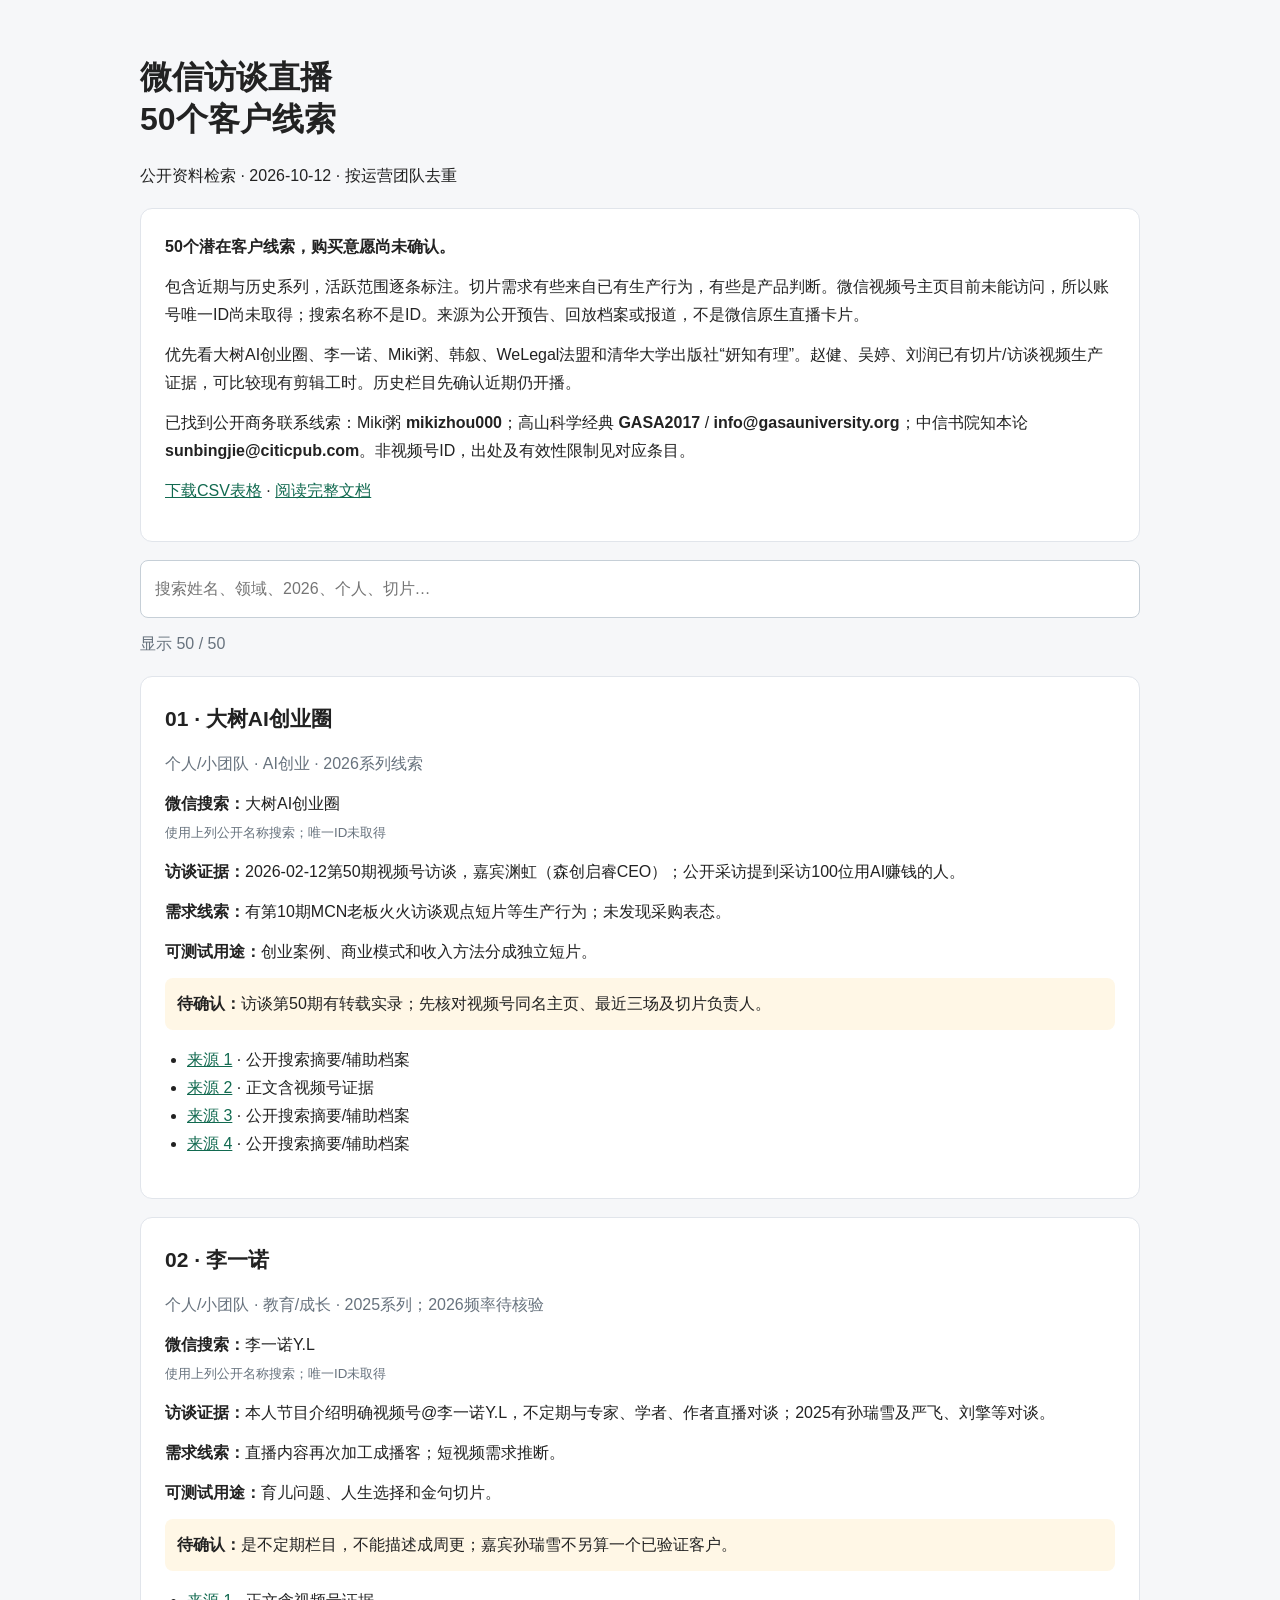
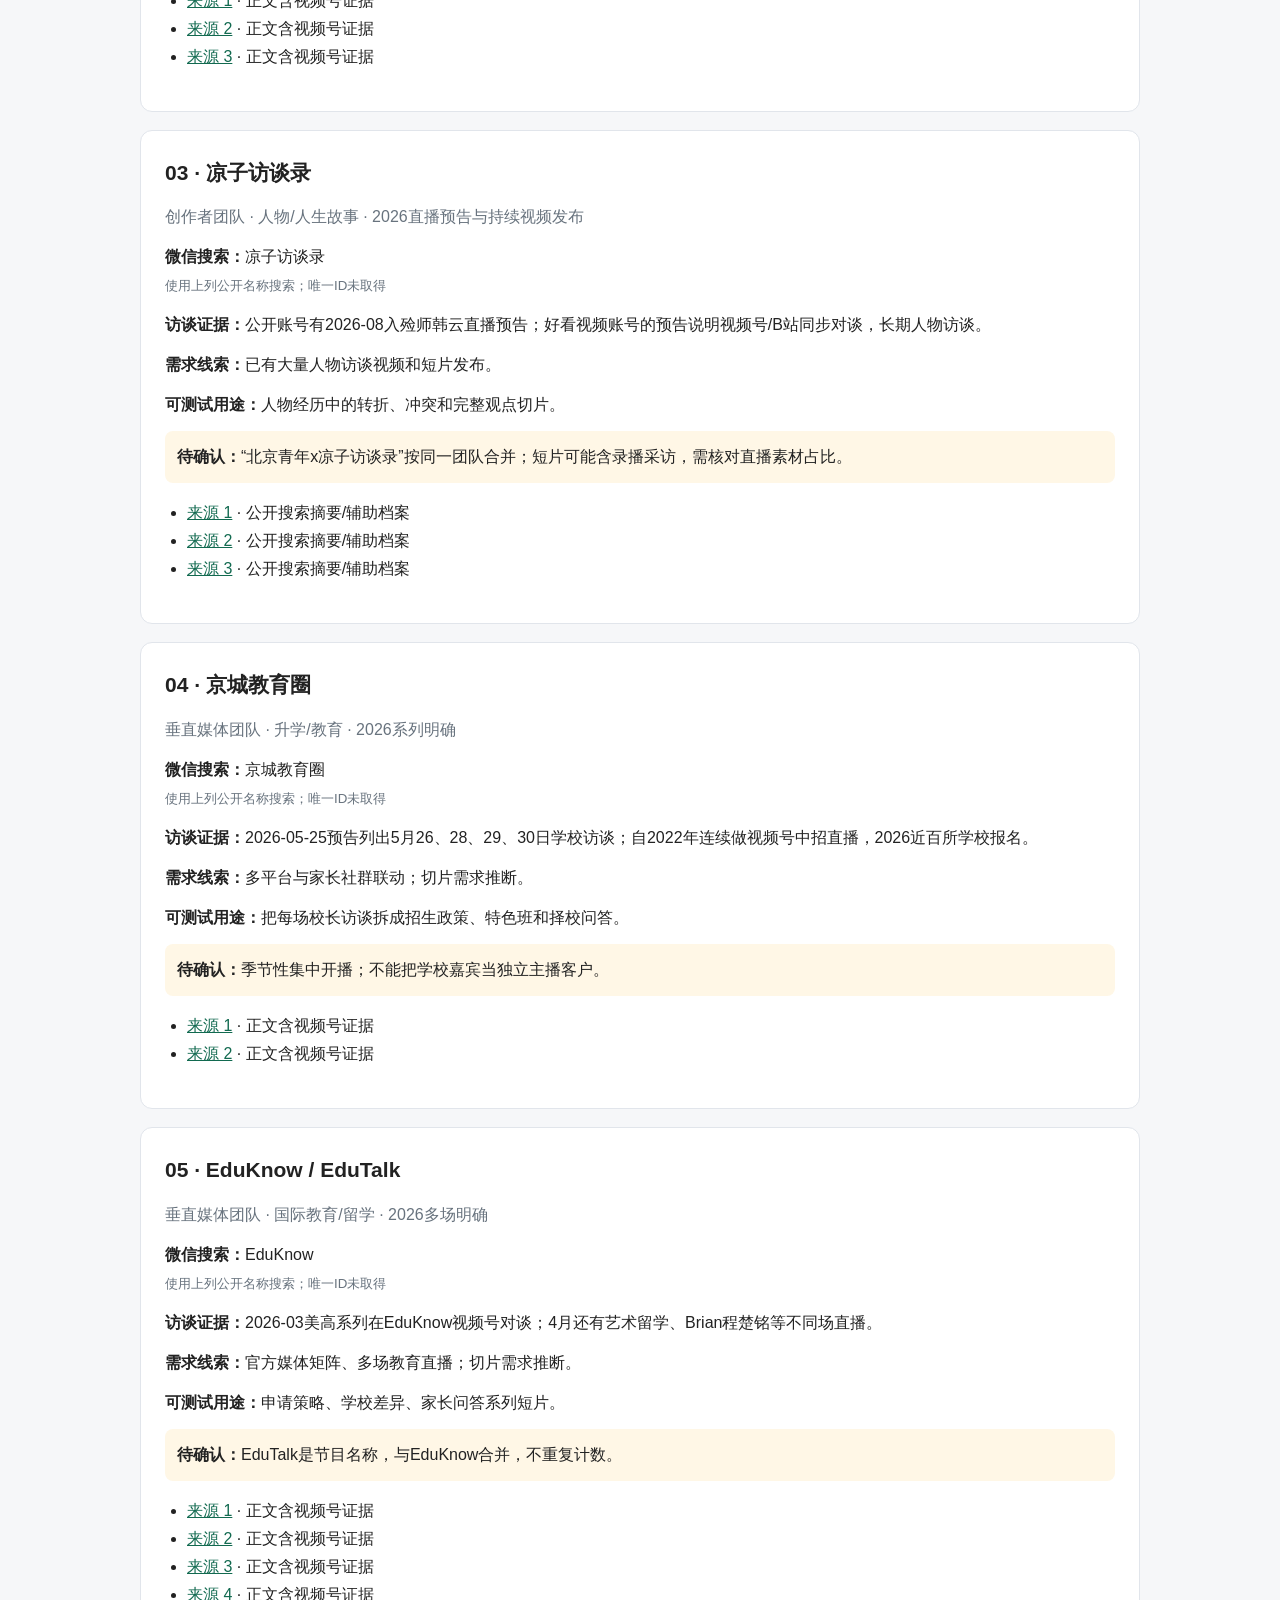
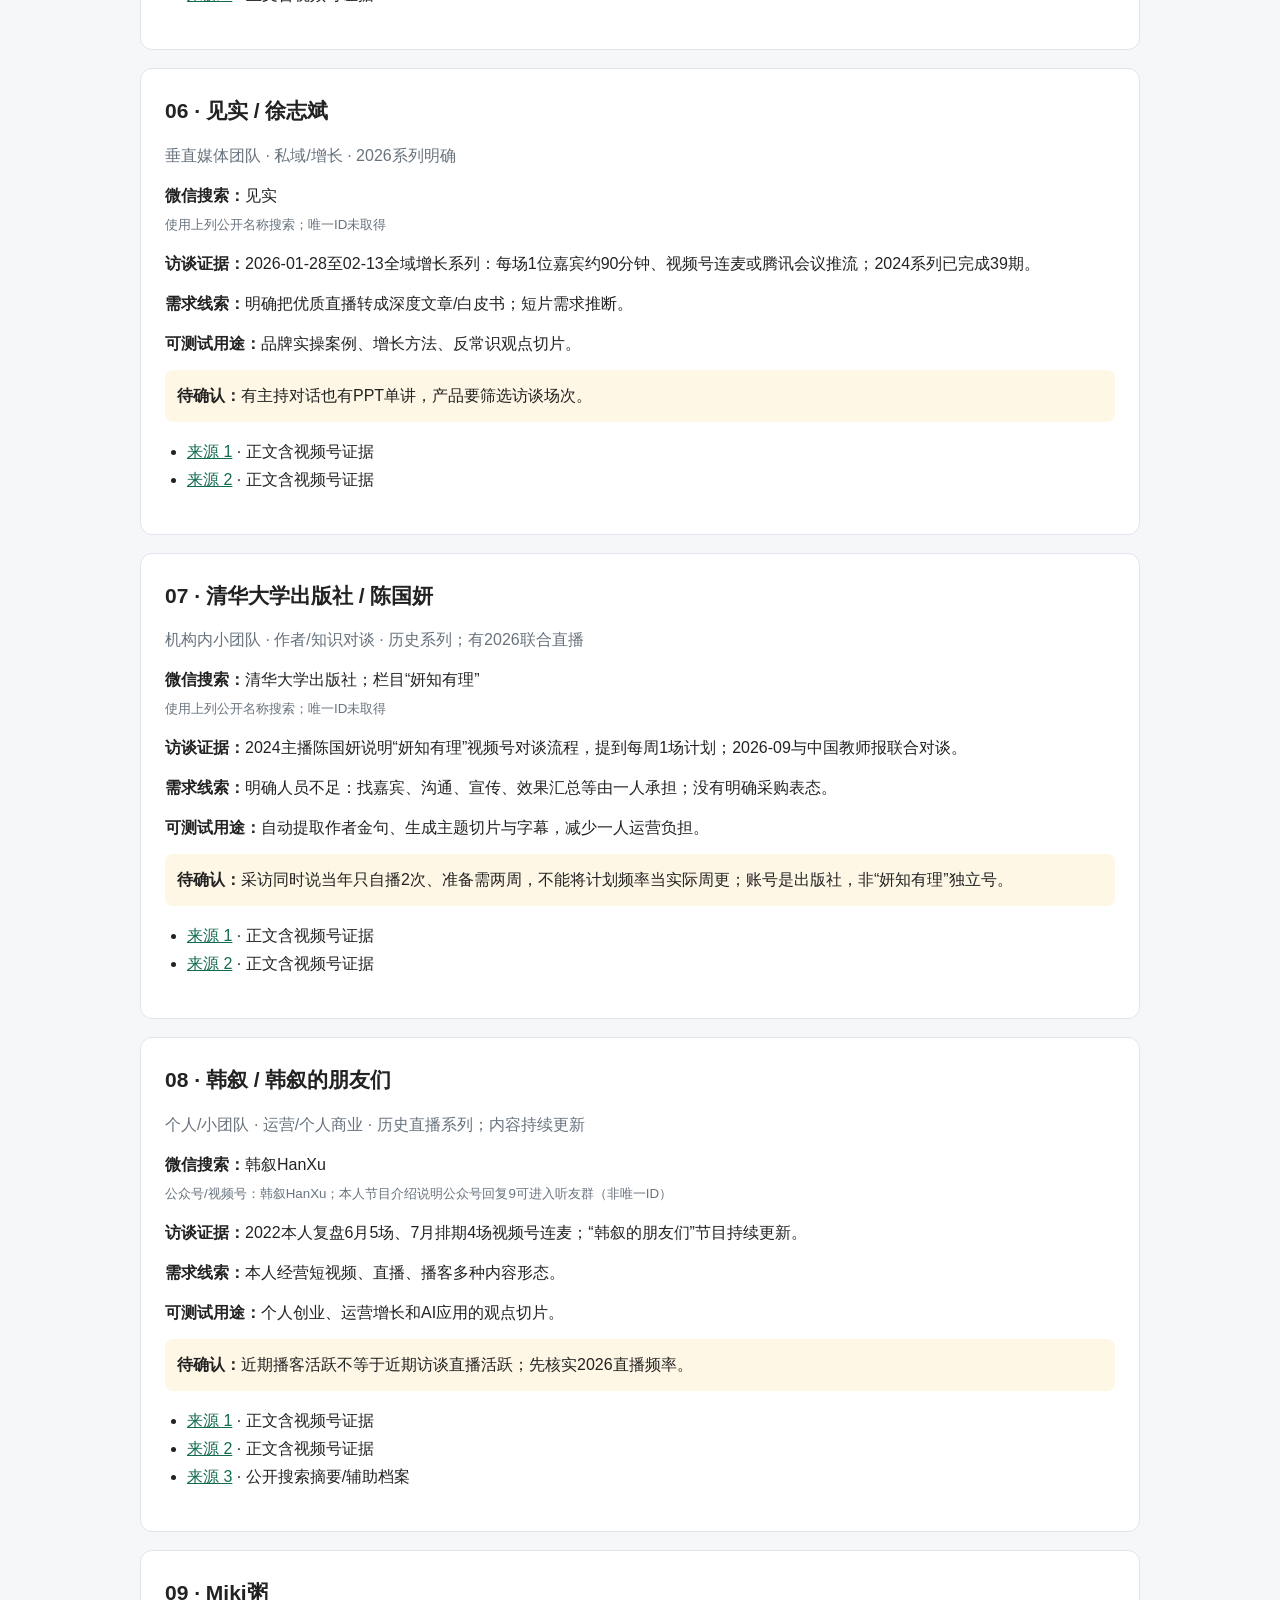
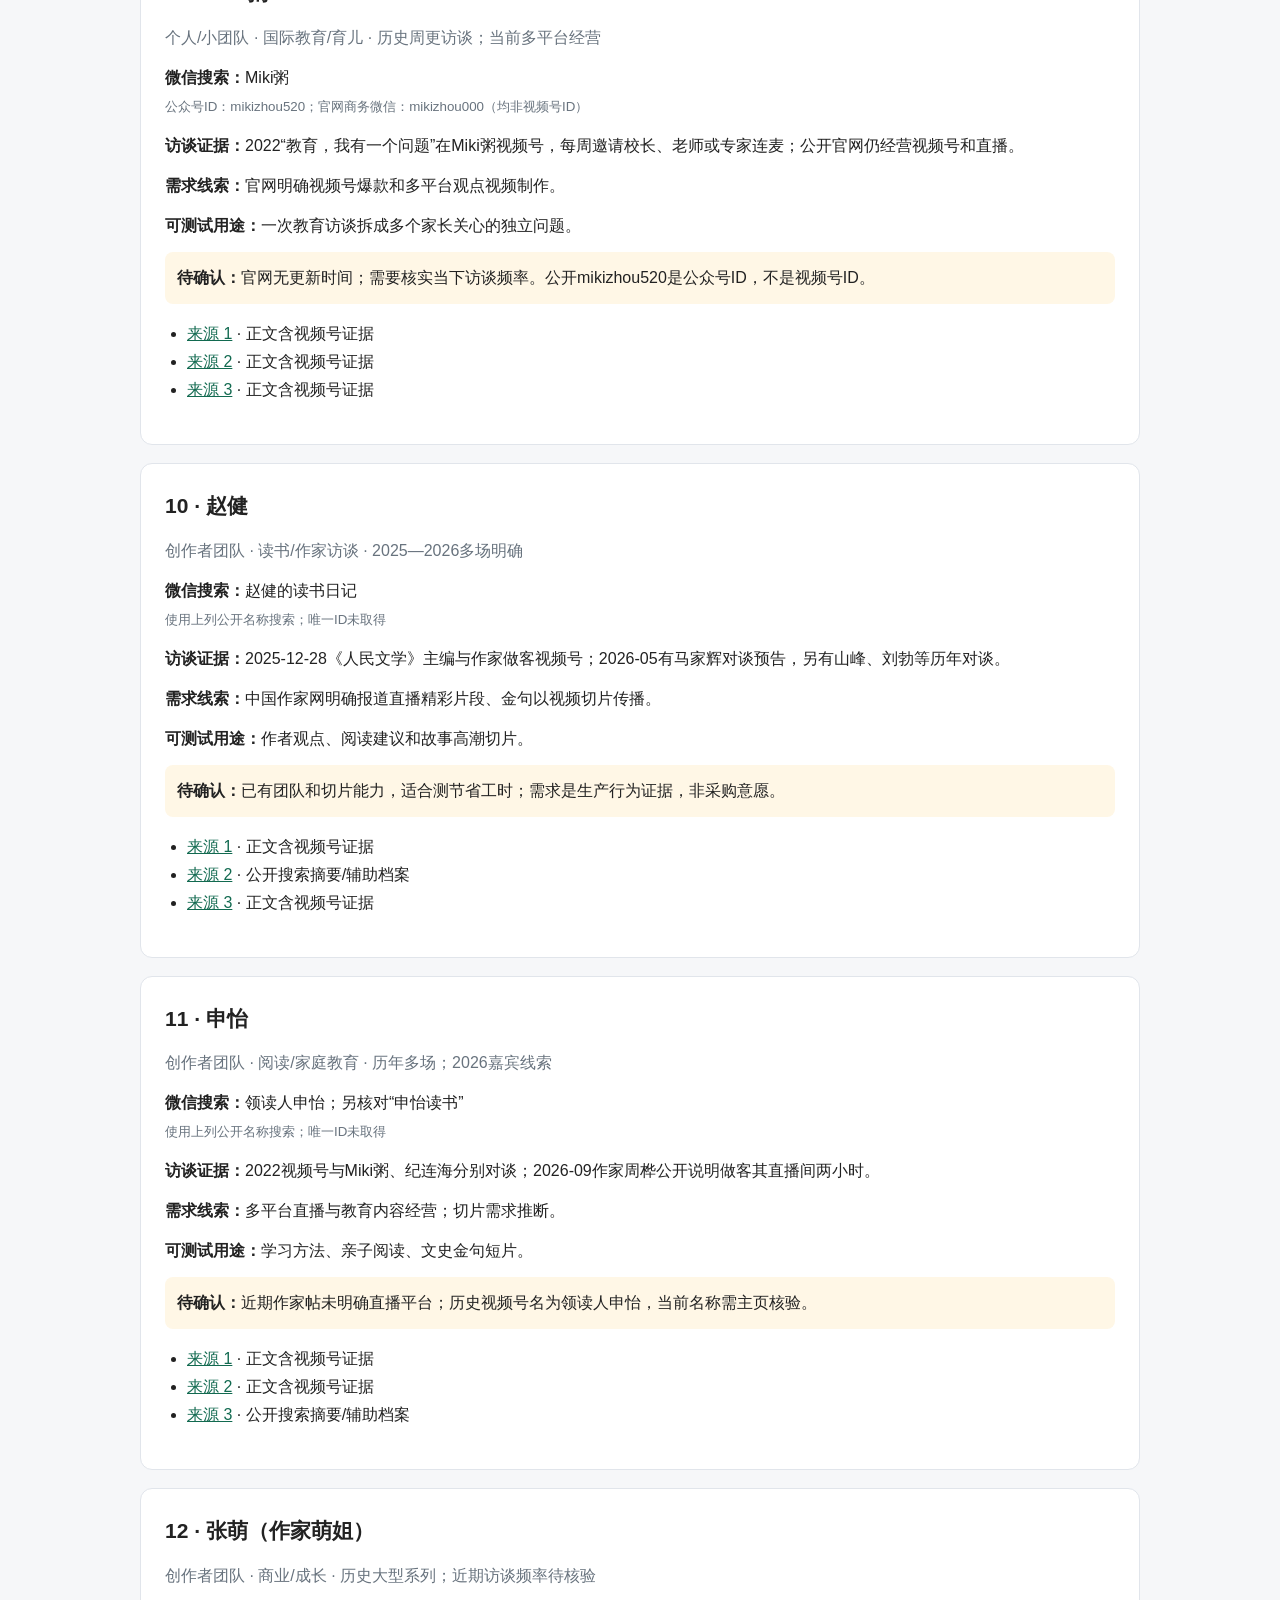
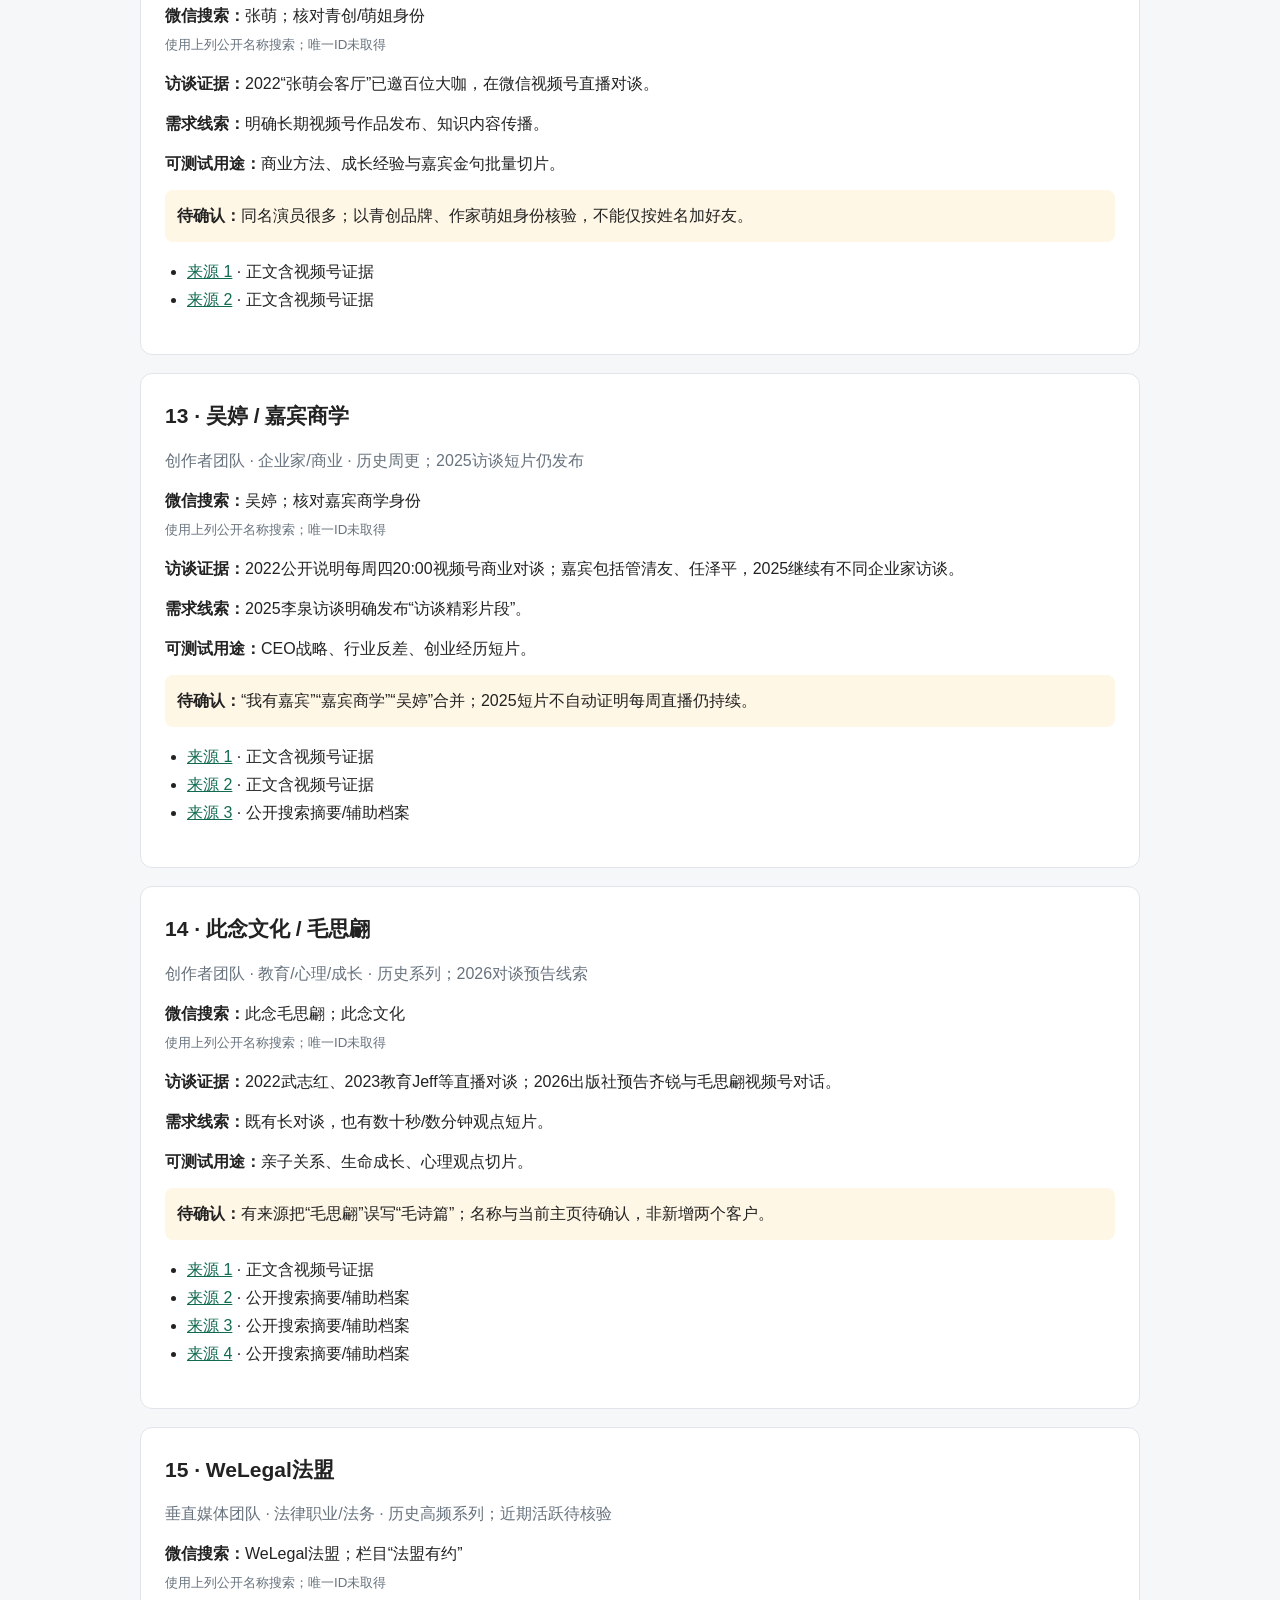
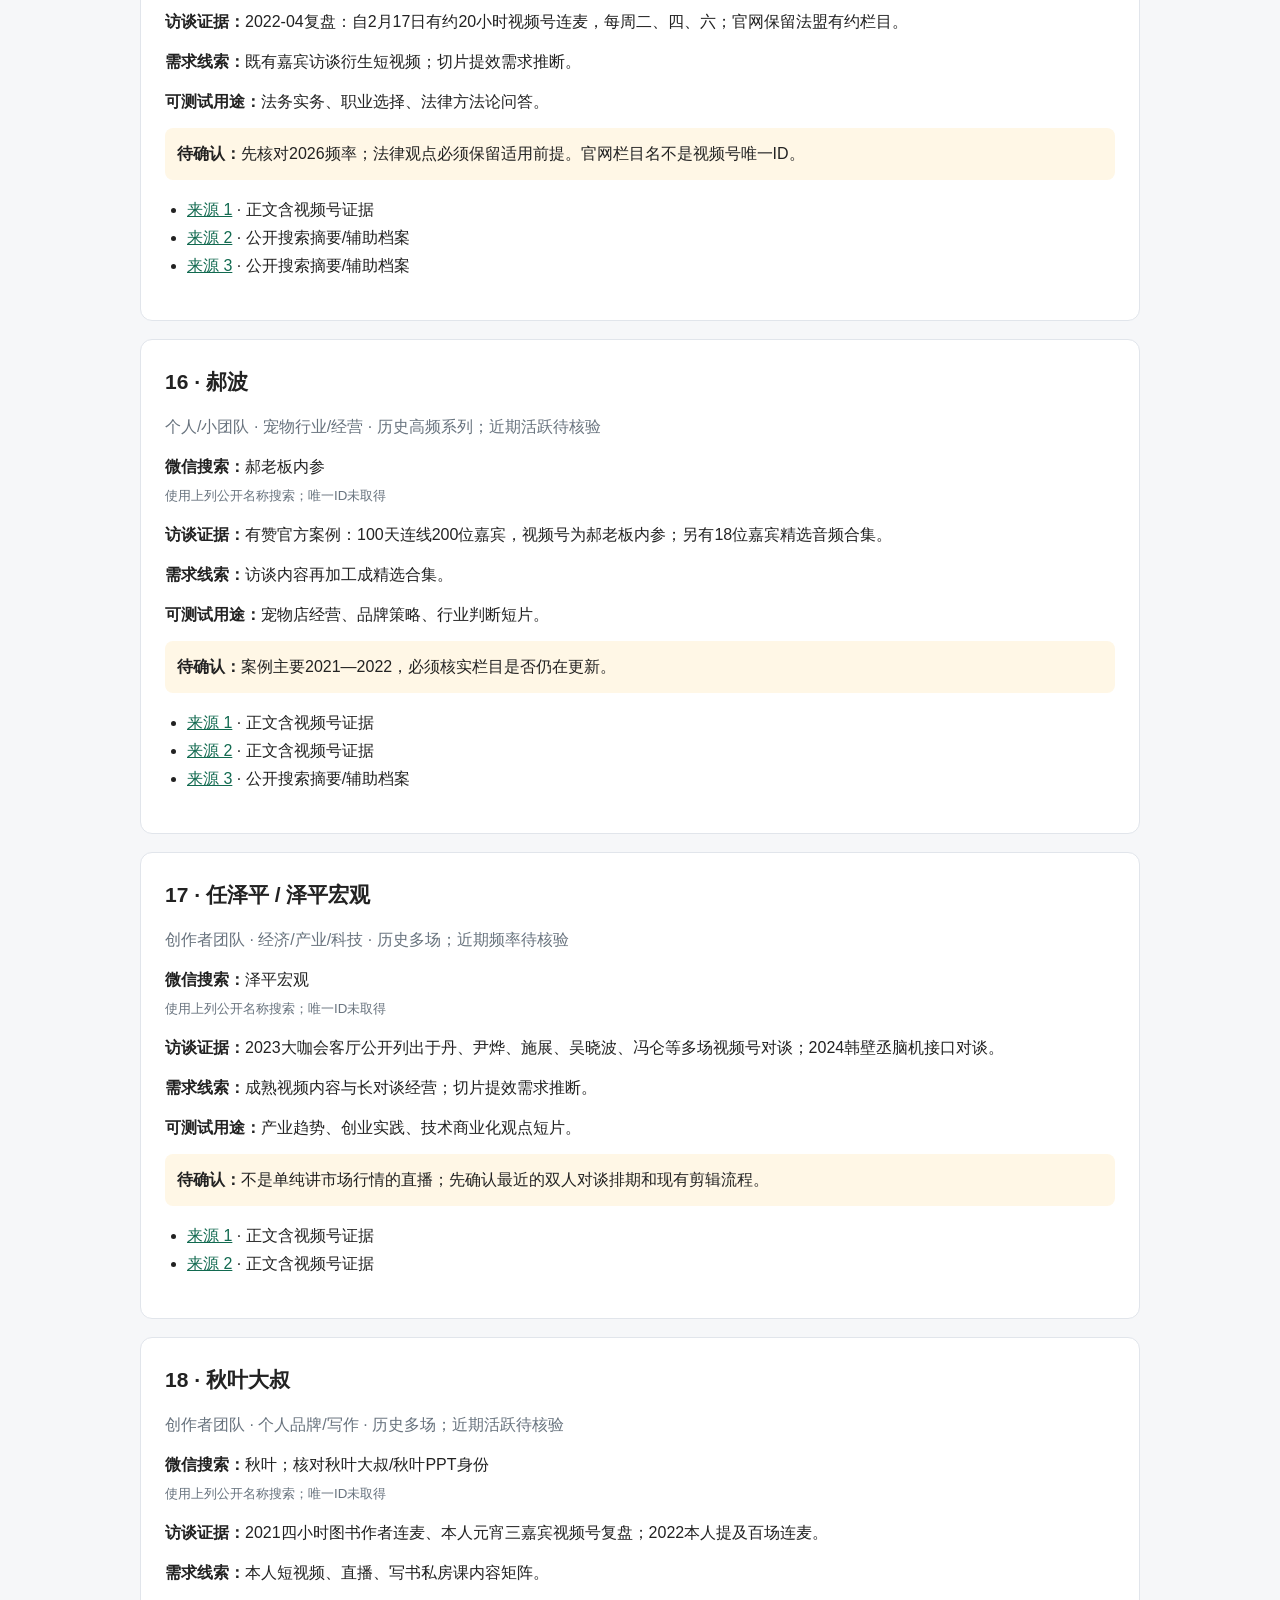
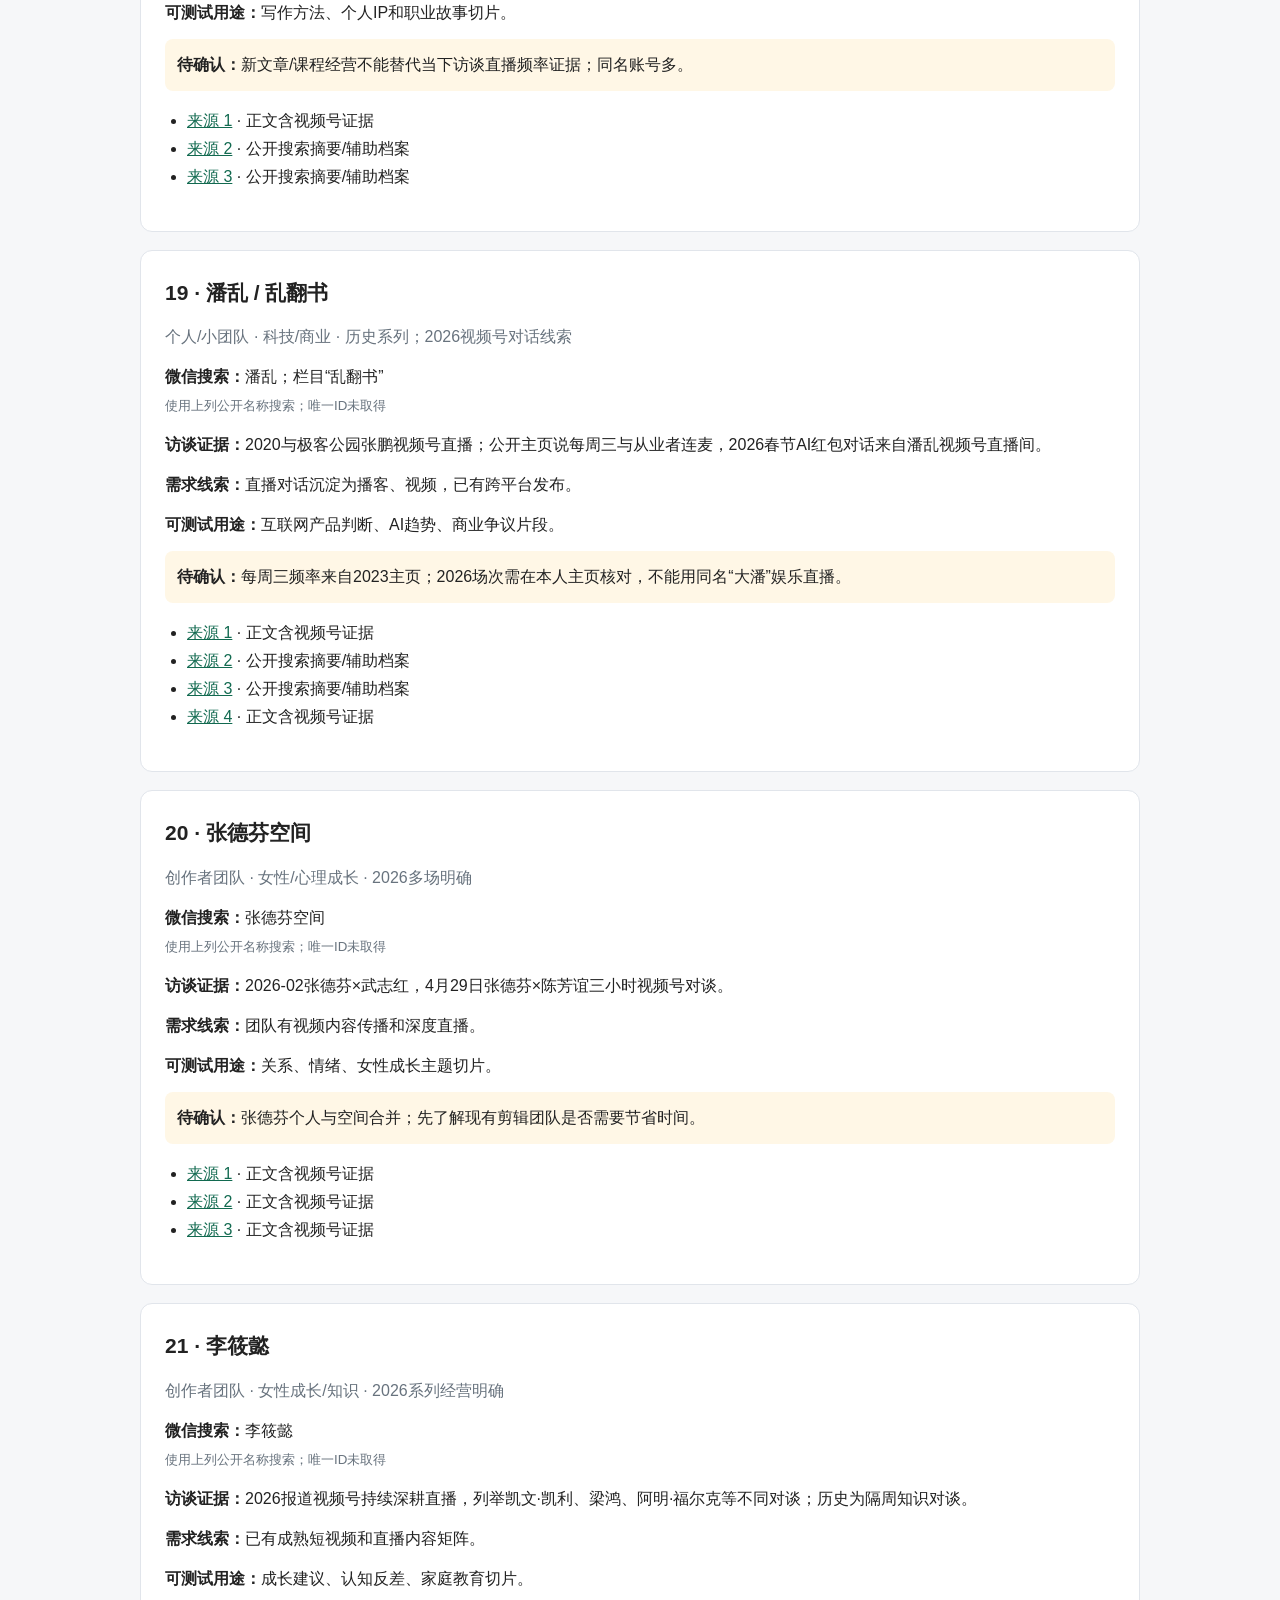
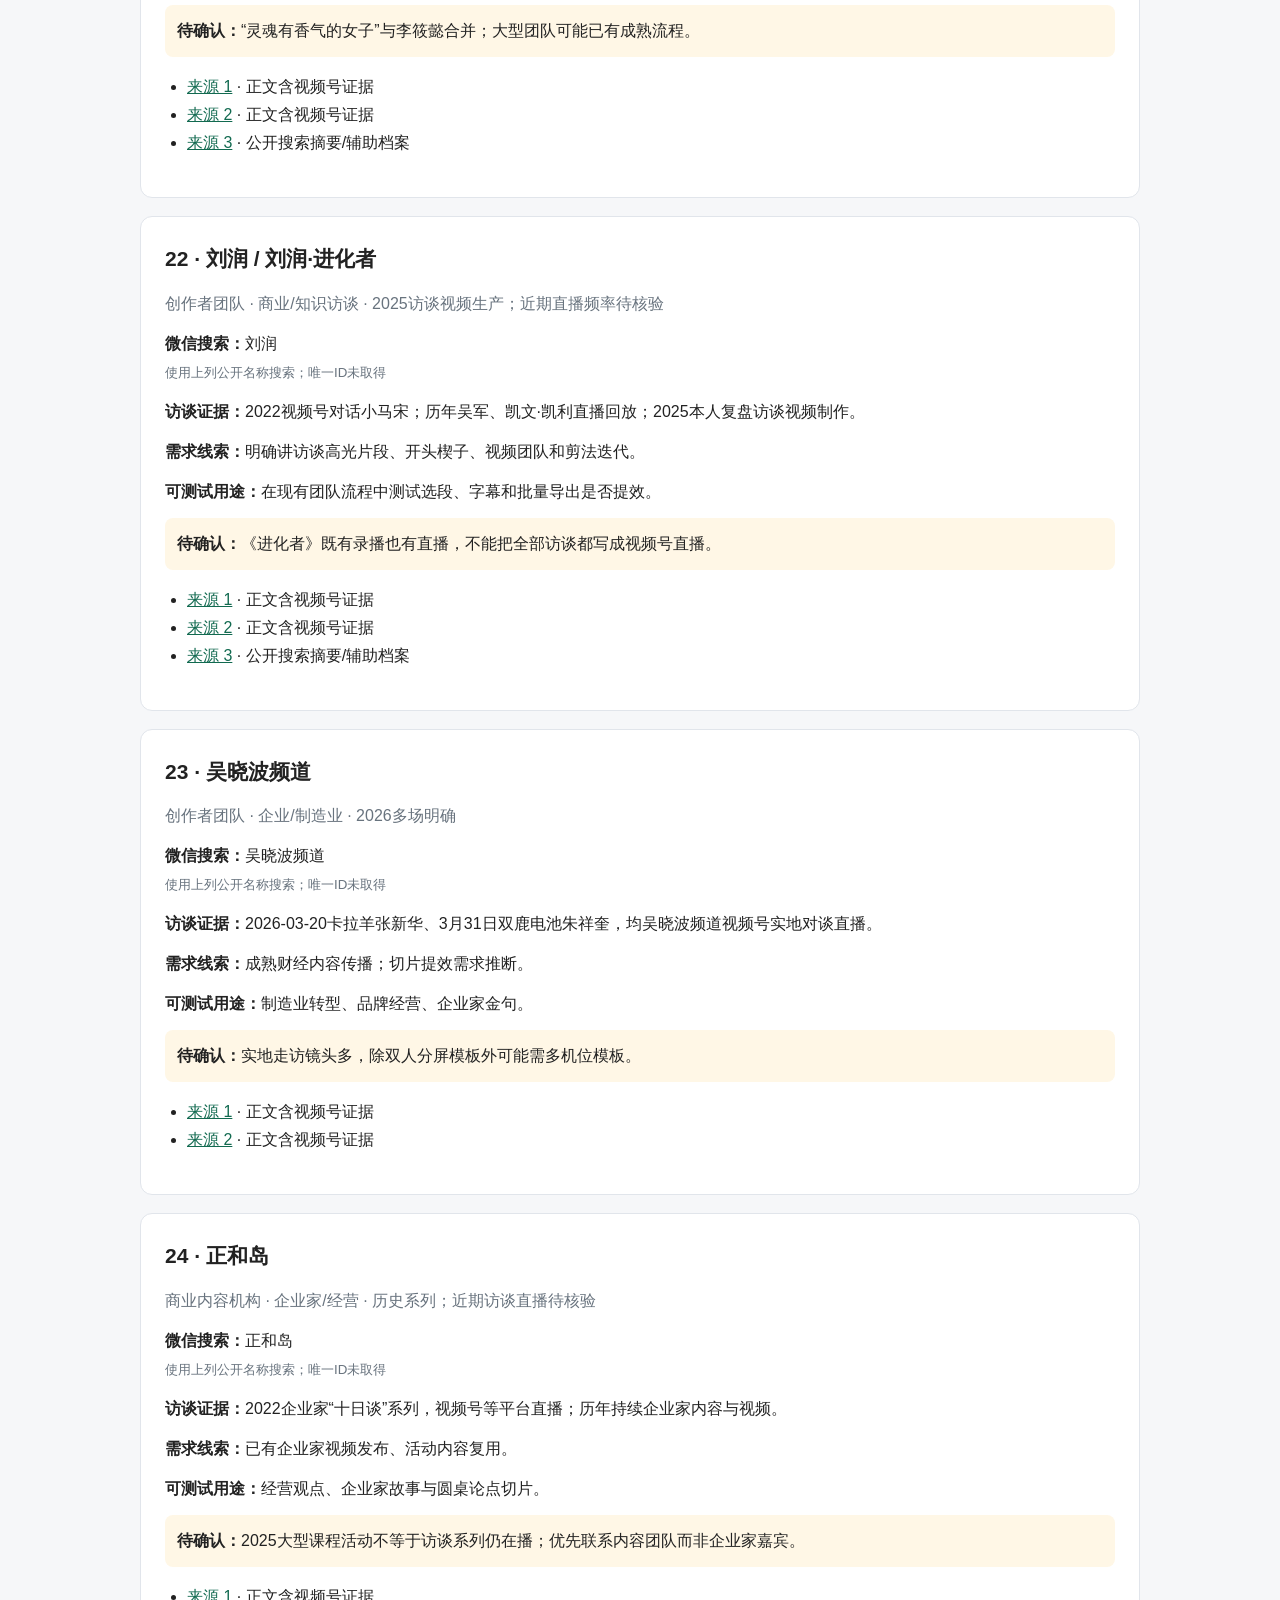
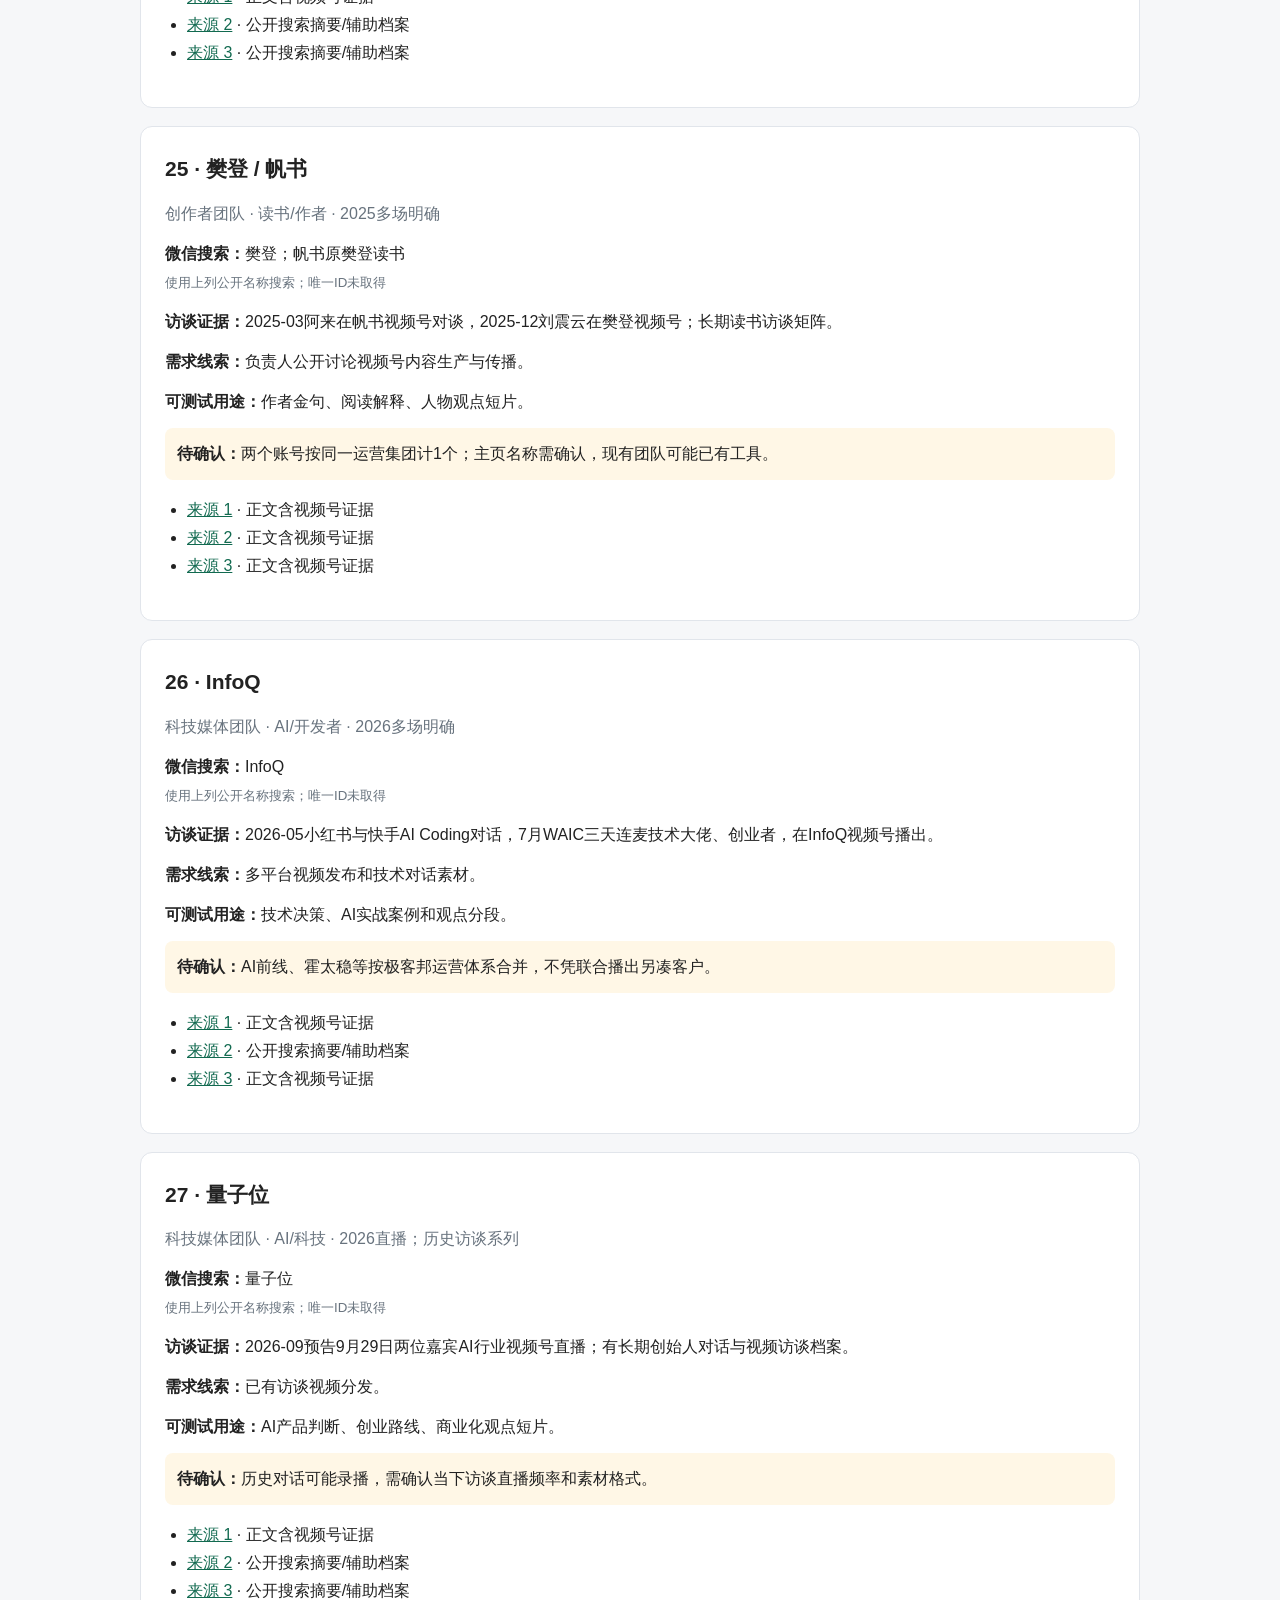
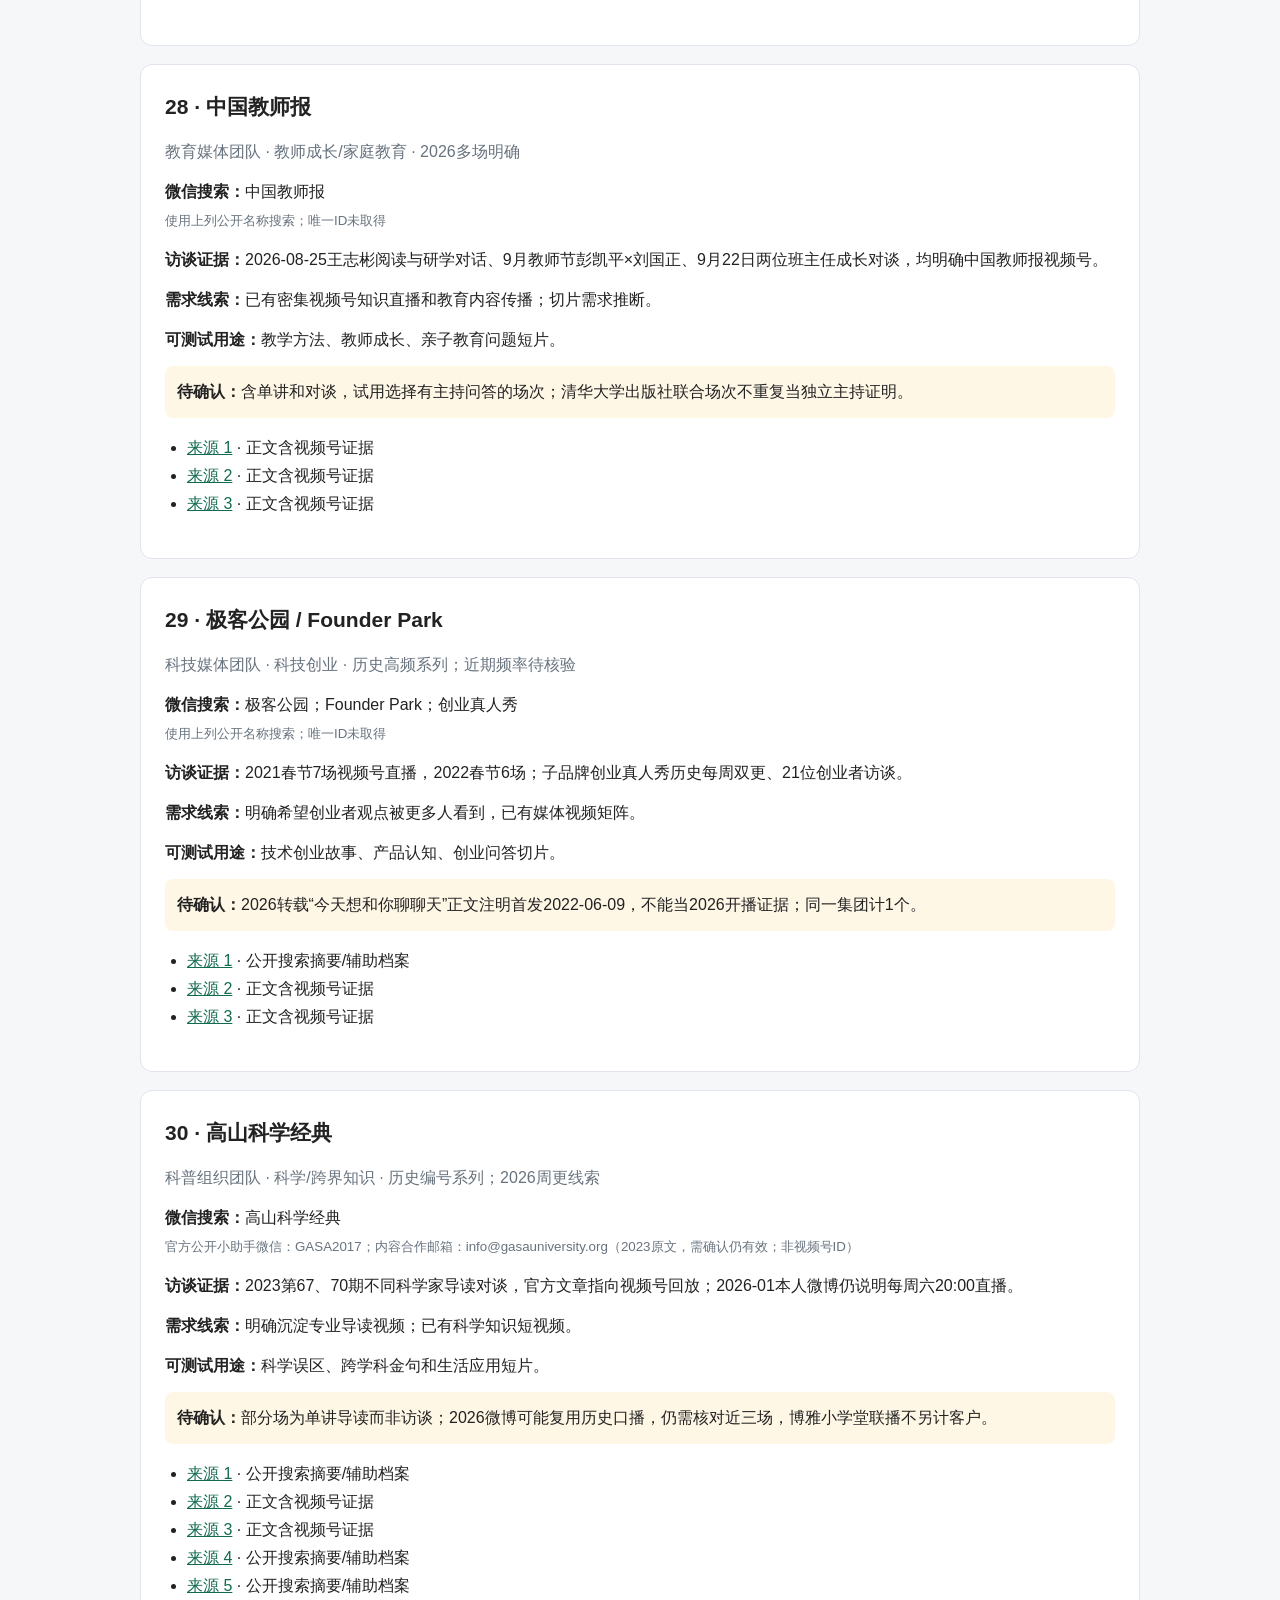
<file: docs/research/wechat-interview-prospects-2026-10-12/客户线索-50个.html>
<!doctype html><html lang="zh-CN"><meta charset="utf-8"><meta name="viewport" content="width=device-width,initial-scale=1">
<title>微信访谈直播 · 50个客户线索</title><style>
body{margin:0;background:#f6f7f9;color:#222;font:16px/1.75 -apple-system,BlinkMacSystemFont,"PingFang SC",sans-serif}main{max-width:1000px;margin:auto;padding:36px 20px}h1{line-height:1.3}h2{font-size:21px;margin:0}p{margin:12px 0}.intro,article{background:white;border:1px solid #e1e5eb;padding:24px;border-radius:12px;margin:18px 0}.meta,small{color:#68737e}.note{background:#fff7e6;padding:12px;border-radius:8px}a{color:#126a50}input{box-sizing:border-box;width:100%;padding:14px;border:1px solid #c6cfd7;border-radius:8px;font:inherit}#count{color:#68737e}article[hidden]{display:none}ul{padding-left:22px}@media print{input,#count{display:none}article{break-inside:avoid}body{background:white}}
</style><main><h1>微信访谈直播<br>50个客户线索</h1><p>公开资料检索 · 2026-10-12 · 按运营团队去重</p>
<div class="intro"><b>50个潜在客户线索，购买意愿尚未确认。</b><p>包含近期与历史系列，活跃范围逐条标注。切片需求有些来自已有生产行为，有些是产品判断。微信视频号主页目前未能访问，所以账号唯一ID尚未取得；搜索名称不是ID。来源为公开预告、回放档案或报道，不是微信原生直播卡片。</p>
<p>优先看大树AI创业圈、李一诺、Miki粥、韩叙、WeLegal法盟和清华大学出版社“妍知有理”。赵健、吴婷、刘润已有切片/访谈视频生产证据，可比较现有剪辑工时。历史栏目先确认近期仍开播。</p>
<p>已找到公开商务联系线索：Miki粥 <b>mikizhou000</b>；高山科学经典 <b>GASA2017</b> / <b>info@gasauniversity.org</b>；中信书院知本论 <b>sunbingjie@citicpub.com</b>。非视频号ID，出处及有效性限制见对应条目。</p>
<p><a href="客户线索-50个.csv">下载CSV表格</a> · <a href="客户线索-50个.md">阅读完整文档</a></p></div>
<input id="query" aria-label="搜索客户线索" placeholder="搜索姓名、领域、2026、个人、切片…"><p id="count">显示 50 / 50</p>
<article><h2>01 · 大树AI创业圈</h2>
    <p class="meta">个人/小团队 · AI创业 · 2026系列线索</p>
    <p><b>微信搜索：</b>大树AI创业圈<br><small>使用上列公开名称搜索；唯一ID未取得</small></p>
    <p><b>访谈证据：</b>2026-02-12第50期视频号访谈，嘉宾渊虹（森创启睿CEO）；公开采访提到采访100位用AI赚钱的人。</p>
    <p><b>需求线索：</b>有第10期MCN老板火火访谈观点短片等生产行为；未发现采购表态。</p>
    <p><b>可测试用途：</b>创业案例、商业模式和收入方法分成独立短片。</p>
    <p class="note"><b>待确认：</b>访谈第50期有转载实录；先核对视频号同名主页、最近三场及切片负责人。</p><ul><li><a href="https://xueqiu.com/8806655095/376624702" target="_blank" rel="noopener">来源 1</a> · 公开搜索摘要/辅助档案</li><li><a href="https://finance.sina.com.cn/wm/2026-06-14/doc-inicipvz0908648.shtml" target="_blank" rel="noopener">来源 2</a> · 正文含视频号证据</li><li><a href="https://www.douyin.com/video/7506903846183111962?source=360Spider-sdc" target="_blank" rel="noopener">来源 3</a> · 公开搜索摘要/辅助档案</li><li><a href="https://podcasts.apple.com/cn/podcast/72-%E5%A4%A7%E6%A0%91-%E9%87%87%E8%AE%BF100%E4%BD%8D%E7%94%A8ai%E8%B5%9A%E9%92%B1%E7%9A%84%E4%BA%BA-%E7%94%A8ai%E8%B5%9A%E7%AC%83%E5%AE%9A%E7%9A%84%E9%92%B1/id1760676812?i=1000747579803" target="_blank" rel="noopener">来源 4</a> · 公开搜索摘要/辅助档案</li></ul></article><article><h2>02 · 李一诺</h2>
    <p class="meta">个人/小团队 · 教育/成长 · 2025系列；2026频率待核验</p>
    <p><b>微信搜索：</b>李一诺Y.L<br><small>使用上列公开名称搜索；唯一ID未取得</small></p>
    <p><b>访谈证据：</b>本人节目介绍明确视频号@李一诺Y.L，不定期与专家、学者、作者直播对谈；2025有孙瑞雪及严飞、刘擎等对谈。</p>
    <p><b>需求线索：</b>直播内容再次加工成播客；短视频需求推断。</p>
    <p><b>可测试用途：</b>育儿问题、人生选择和金句切片。</p>
    <p class="note"><b>待确认：</b>是不定期栏目，不能描述成周更；嘉宾孙瑞雪不另算一个已验证客户。</p><ul><li><a href="https://www.xiaoyuzhoufm.com/episode/68c24b9b2c82c9dccacd77f9" target="_blank" rel="noopener">来源 1</a> · 正文含视频号证据</li><li><a href="https://www.cnwomen.com.cn/2025/03/07/99719112.html" target="_blank" rel="noopener">来源 2</a> · 正文含视频号证据</li><li><a href="https://www.xiaoyuzhoufm.com/episode/680f19757a449ae858239c1d" target="_blank" rel="noopener">来源 3</a> · 正文含视频号证据</li></ul></article><article><h2>03 · 凉子访谈录</h2>
    <p class="meta">创作者团队 · 人物/人生故事 · 2026直播预告与持续视频发布</p>
    <p><b>微信搜索：</b>凉子访谈录<br><small>使用上列公开名称搜索；唯一ID未取得</small></p>
    <p><b>访谈证据：</b>公开账号有2026-08入殓师韩云直播预告；好看视频账号的预告说明视频号/B站同步对谈，长期人物访谈。</p>
    <p><b>需求线索：</b>已有大量人物访谈视频和短片发布。</p>
    <p><b>可测试用途：</b>人物经历中的转折、冲突和完整观点切片。</p>
    <p class="note"><b>待确认：</b>“北京青年x凉子访谈录”按同一团队合并；短片可能含录播采访，需核对直播素材占比。</p><ul><li><a href="https://www.163.com/dy/media/T1639645838770.html" target="_blank" rel="noopener">来源 1</a> · 公开搜索摘要/辅助档案</li><li><a href="https://haokan.baidu.com/haokan/wiseauthor?app_id=1685020005331327" target="_blank" rel="noopener">来源 2</a> · 公开搜索摘要/辅助档案</li><li><a href="https://www.bilibili.com/video/BV1WG411N7DX/" target="_blank" rel="noopener">来源 3</a> · 公开搜索摘要/辅助档案</li></ul></article><article><h2>04 · 京城教育圈</h2>
    <p class="meta">垂直媒体团队 · 升学/教育 · 2026系列明确</p>
    <p><b>微信搜索：</b>京城教育圈<br><small>使用上列公开名称搜索；唯一ID未取得</small></p>
    <p><b>访谈证据：</b>2026-05-25预告列出5月26、28、29、30日学校访谈；自2022年连续做视频号中招直播，2026近百所学校报名。</p>
    <p><b>需求线索：</b>多平台与家长社群联动；切片需求推断。</p>
    <p><b>可测试用途：</b>把每场校长访谈拆成招生政策、特色班和择校问答。</p>
    <p class="note"><b>待确认：</b>季节性集中开播；不能把学校嘉宾当独立主播客户。</p><ul><li><a href="https://www.163.com/dy/article/KTQEEI5T0536JW7T.html" target="_blank" rel="noopener">来源 1</a> · 正文含视频号证据</li><li><a href="https://news.sohu.com/a/901194453_113042" target="_blank" rel="noopener">来源 2</a> · 正文含视频号证据</li></ul></article><article><h2>05 · EduKnow / EduTalk</h2>
    <p class="meta">垂直媒体团队 · 国际教育/留学 · 2026多场明确</p>
    <p><b>微信搜索：</b>EduKnow<br><small>使用上列公开名称搜索；唯一ID未取得</small></p>
    <p><b>访谈证据：</b>2026-03美高系列在EduKnow视频号对谈；4月还有艺术留学、Brian程楚铭等不同场直播。</p>
    <p><b>需求线索：</b>官方媒体矩阵、多场教育直播；切片需求推断。</p>
    <p><b>可测试用途：</b>申请策略、学校差异、家长问答系列短片。</p>
    <p class="note"><b>待确认：</b>EduTalk是节目名称，与EduKnow合并，不重复计数。</p><ul><li><a href="https://news.qq.com/rain/a/20260318A01USA00" target="_blank" rel="noopener">来源 1</a> · 正文含视频号证据</li><li><a href="https://news.qq.com/rain/a/20260422A01IYH00" target="_blank" rel="noopener">来源 2</a> · 正文含视频号证据</li><li><a href="https://news.qq.com/rain/a/20260417A01YQ700" target="_blank" rel="noopener">来源 3</a> · 正文含视频号证据</li><li><a href="http://eduknow.cn/index.html" target="_blank" rel="noopener">来源 4</a> · 正文含视频号证据</li></ul></article><article><h2>06 · 见实 / 徐志斌</h2>
    <p class="meta">垂直媒体团队 · 私域/增长 · 2026系列明确</p>
    <p><b>微信搜索：</b>见实<br><small>使用上列公开名称搜索；唯一ID未取得</small></p>
    <p><b>访谈证据：</b>2026-01-28至02-13全域增长系列：每场1位嘉宾约90分钟、视频号连麦或腾讯会议推流；2024系列已完成39期。</p>
    <p><b>需求线索：</b>明确把优质直播转成深度文章/白皮书；短片需求推断。</p>
    <p><b>可测试用途：</b>品牌实操案例、增长方法、反常识观点切片。</p>
    <p class="note"><b>待确认：</b>有主持对话也有PPT单讲，产品要筛选访谈场次。</p><ul><li><a href="https://www.163.com/dy/article/KKCLMUGA053144S4.html" target="_blank" rel="noopener">来源 1</a> · 正文含视频号证据</li><li><a href="https://m.163.com/dy/article/JKB9ECM1053144S4.html" target="_blank" rel="noopener">来源 2</a> · 正文含视频号证据</li></ul></article><article><h2>07 · 清华大学出版社 / 陈国妍</h2>
    <p class="meta">机构内小团队 · 作者/知识对谈 · 历史系列；有2026联合直播</p>
    <p><b>微信搜索：</b>清华大学出版社；栏目“妍知有理”<br><small>使用上列公开名称搜索；唯一ID未取得</small></p>
    <p><b>访谈证据：</b>2024主播陈国妍说明“妍知有理”视频号对谈流程，提到每周1场计划；2026-09与中国教师报联合对谈。</p>
    <p><b>需求线索：</b>明确人员不足：找嘉宾、沟通、宣传、效果汇总等由一人承担；没有明确采购表态。</p>
    <p><b>可测试用途：</b>自动提取作者金句、生成主题切片与字幕，减少一人运营负担。</p>
    <p class="note"><b>待确认：</b>采访同时说当年只自播2次、准备需两周，不能将计划频率当实际周更；账号是出版社，非“妍知有理”独立号。</p><ul><li><a href="http://www.chinawriter.com.cn/n1/2024/0517/c403994-40237919.html" target="_blank" rel="noopener">来源 1</a> · 正文含视频号证据</li><li><a href="https://www.163.com/dy/article/L6D4IH8T0516DRAR.html?spss=dy_author" target="_blank" rel="noopener">来源 2</a> · 正文含视频号证据</li></ul></article><article><h2>08 · 韩叙 / 韩叙的朋友们</h2>
    <p class="meta">个人/小团队 · 运营/个人商业 · 历史直播系列；内容持续更新</p>
    <p><b>微信搜索：</b>韩叙HanXu<br><small>公众号/视频号：韩叙HanXu；本人节目介绍说明公众号回复9可进入听友群（非唯一ID）</small></p>
    <p><b>访谈证据：</b>2022本人复盘6月5场、7月排期4场视频号连麦；“韩叙的朋友们”节目持续更新。</p>
    <p><b>需求线索：</b>本人经营短视频、直播、播客多种内容形态。</p>
    <p><b>可测试用途：</b>个人创业、运营增长和AI应用的观点切片。</p>
    <p class="note"><b>待确认：</b>近期播客活跃不等于近期访谈直播活跃；先核实2026直播频率。</p><ul><li><a href="https://www.woshipm.com/operate/5523651.html" target="_blank" rel="noopener">来源 1</a> · 正文含视频号证据</li><li><a href="https://www.xiaoyuzhoufm.com/podcast/61e1b91af452bd1d3cdf4758" target="_blank" rel="noopener">来源 2</a> · 正文含视频号证据</li><li><a href="https://m.huxiu.com/club/2073.html" target="_blank" rel="noopener">来源 3</a> · 公开搜索摘要/辅助档案</li></ul></article><article><h2>09 · Miki粥</h2>
    <p class="meta">个人/小团队 · 国际教育/育儿 · 历史周更访谈；当前多平台经营</p>
    <p><b>微信搜索：</b>Miki粥<br><small>公众号ID：mikizhou520；官网商务微信：mikizhou000（均非视频号ID）</small></p>
    <p><b>访谈证据：</b>2022“教育，我有一个问题”在Miki粥视频号，每周邀请校长、老师或专家连麦；公开官网仍经营视频号和直播。</p>
    <p><b>需求线索：</b>官网明确视频号爆款和多平台观点视频制作。</p>
    <p><b>可测试用途：</b>一次教育访谈拆成多个家长关心的独立问题。</p>
    <p class="note"><b>待确认：</b>官网无更新时间；需要核实当下访谈频率。公开mikizhou520是公众号ID，不是视频号ID。</p><ul><li><a href="https://new.qq.com/rain/a/20220419A02EHN" target="_blank" rel="noopener">来源 1</a> · 正文含视频号证据</li><li><a href="https://www.mikizhou.cn/" target="_blank" rel="noopener">来源 2</a> · 正文含视频号证据</li><li><a href="https://www.163.com/dy/article/HALFQR7S05386T63.html" target="_blank" rel="noopener">来源 3</a> · 正文含视频号证据</li></ul></article><article><h2>10 · 赵健</h2>
    <p class="meta">创作者团队 · 读书/作家访谈 · 2025—2026多场明确</p>
    <p><b>微信搜索：</b>赵健的读书日记<br><small>使用上列公开名称搜索；唯一ID未取得</small></p>
    <p><b>访谈证据：</b>2025-12-28《人民文学》主编与作家做客视频号；2026-05有马家辉对谈预告，另有山峰、刘勃等历年对谈。</p>
    <p><b>需求线索：</b>中国作家网明确报道直播精彩片段、金句以视频切片传播。</p>
    <p><b>可测试用途：</b>作者观点、阅读建议和故事高潮切片。</p>
    <p class="note"><b>待确认：</b>已有团队和切片能力，适合测节省工时；需求是生产行为证据，非采购意愿。</p><ul><li><a href="http://www.chinawriter.com.cn/n1/2026/0105/c403994-40639274.html" target="_blank" rel="noopener">来源 1</a> · 正文含视频号证据</li><li><a href="https://weibo.com/1817124807/R1CjJ7SsF" target="_blank" rel="noopener">来源 2</a> · 公开搜索摘要/辅助档案</li><li><a href="https://www.163.com/dy/article/JA97PH35051283QA.html" target="_blank" rel="noopener">来源 3</a> · 正文含视频号证据</li></ul></article><article><h2>11 · 申怡</h2>
    <p class="meta">创作者团队 · 阅读/家庭教育 · 历年多场；2026嘉宾线索</p>
    <p><b>微信搜索：</b>领读人申怡；另核对“申怡读书”<br><small>使用上列公开名称搜索；唯一ID未取得</small></p>
    <p><b>访谈证据：</b>2022视频号与Miki粥、纪连海分别对谈；2026-09作家周桦公开说明做客其直播间两小时。</p>
    <p><b>需求线索：</b>多平台直播与教育内容经营；切片需求推断。</p>
    <p><b>可测试用途：</b>学习方法、亲子阅读、文史金句短片。</p>
    <p class="note"><b>待确认：</b>近期作家帖未明确直播平台；历史视频号名为领读人申怡，当前名称需主页核验。</p><ul><li><a href="https://news.sina.cn/sx/2022-09-15/detail-imqqsmrn9197205.d.html" target="_blank" rel="noopener">来源 1</a> · 正文含视频号证据</li><li><a href="https://www.sohu.com/a/621776734_120476712" target="_blank" rel="noopener">来源 2</a> · 正文含视频号证据</li><li><a href="https://weibo.com/1349932500/RhlTT36Gv?mod=weibotime" target="_blank" rel="noopener">来源 3</a> · 公开搜索摘要/辅助档案</li></ul></article><article><h2>12 · 张萌（作家萌姐）</h2>
    <p class="meta">创作者团队 · 商业/成长 · 历史大型系列；近期访谈频率待核验</p>
    <p><b>微信搜索：</b>张萌；核对青创/萌姐身份<br><small>使用上列公开名称搜索；唯一ID未取得</small></p>
    <p><b>访谈证据：</b>2022“张萌会客厅”已邀百位大咖，在微信视频号直播对谈。</p>
    <p><b>需求线索：</b>明确长期视频号作品发布、知识内容传播。</p>
    <p><b>可测试用途：</b>商业方法、成长经验与嘉宾金句批量切片。</p>
    <p class="note"><b>待确认：</b>同名演员很多；以青创品牌、作家萌姐身份核验，不能仅按姓名加好友。</p><ul><li><a href="https://roll.sohu.com/a/615552256_100251370" target="_blank" rel="noopener">来源 1</a> · 正文含视频号证据</li><li><a href="https://m.sohu.com/a/625290190_100251370/" target="_blank" rel="noopener">来源 2</a> · 正文含视频号证据</li></ul></article><article><h2>13 · 吴婷 / 嘉宾商学</h2>
    <p class="meta">创作者团队 · 企业家/商业 · 历史周更；2025访谈短片仍发布</p>
    <p><b>微信搜索：</b>吴婷；核对嘉宾商学身份<br><small>使用上列公开名称搜索；唯一ID未取得</small></p>
    <p><b>访谈证据：</b>2022公开说明每周四20:00视频号商业对谈；嘉宾包括管清友、任泽平，2025继续有不同企业家访谈。</p>
    <p><b>需求线索：</b>2025李泉访谈明确发布“访谈精彩片段”。</p>
    <p><b>可测试用途：</b>CEO战略、行业反差、创业经历短片。</p>
    <p class="note"><b>待确认：</b>“我有嘉宾”“嘉宾商学”“吴婷”合并；2025短片不自动证明每周直播仍持续。</p><ul><li><a href="http://news.sohu.com/a/574208677_461469" target="_blank" rel="noopener">来源 1</a> · 正文含视频号证据</li><li><a href="https://cj.sina.com.cn/articles/view/6804861660/19599f2dc00101088d" target="_blank" rel="noopener">来源 2</a> · 正文含视频号证据</li><li><a href="https://www.douyin.com/video/7532073332838092072" target="_blank" rel="noopener">来源 3</a> · 公开搜索摘要/辅助档案</li></ul></article><article><h2>14 · 此念文化 / 毛思翩</h2>
    <p class="meta">创作者团队 · 教育/心理/成长 · 历史系列；2026对谈预告线索</p>
    <p><b>微信搜索：</b>此念毛思翩；此念文化<br><small>使用上列公开名称搜索；唯一ID未取得</small></p>
    <p><b>访谈证据：</b>2022武志红、2023教育Jeff等直播对谈；2026出版社预告齐锐与毛思翩视频号对话。</p>
    <p><b>需求线索：</b>既有长对谈，也有数十秒/数分钟观点短片。</p>
    <p><b>可测试用途：</b>亲子关系、生命成长、心理观点切片。</p>
    <p class="note"><b>待确认：</b>有来源把“毛思翩”误写“毛诗篇”；名称与当前主页待确认，非新增两个客户。</p><ul><li><a href="https://www.bilibili.com/video/BV1jV4y1f79U/" target="_blank" rel="noopener">来源 1</a> · 正文含视频号证据</li><li><a href="https://www.douyin.com/video/7126838265189092642" target="_blank" rel="noopener">来源 2</a> · 公开搜索摘要/辅助档案</li><li><a href="https://weibo.com/2119887771/R7qDUB1sF" target="_blank" rel="noopener">来源 3</a> · 公开搜索摘要/辅助档案</li><li><a href="https://v.qq.com/x/page/g0880d263q5.html" target="_blank" rel="noopener">来源 4</a> · 公开搜索摘要/辅助档案</li></ul></article><article><h2>15 · WeLegal法盟</h2>
    <p class="meta">垂直媒体团队 · 法律职业/法务 · 历史高频系列；近期活跃待核验</p>
    <p><b>微信搜索：</b>WeLegal法盟；栏目“法盟有约”<br><small>使用上列公开名称搜索；唯一ID未取得</small></p>
    <p><b>访谈证据：</b>2022-04复盘：自2月17日有约20小时视频号连麦，每周二、四、六；官网保留法盟有约栏目。</p>
    <p><b>需求线索：</b>既有嘉宾访谈衍生短视频；切片提效需求推断。</p>
    <p><b>可测试用途：</b>法务实务、职业选择、法律方法论问答。</p>
    <p class="note"><b>待确认：</b>先核对2026频率；法律观点必须保留适用前提。官网栏目名不是视频号唯一ID。</p><ul><li><a href="https://www.sohu.com/a/534548889_328962" target="_blank" rel="noopener">来源 1</a> · 正文含视频号证据</li><li><a href="https://www.welegal.net/col.jsp?id=144" target="_blank" rel="noopener">来源 2</a> · 公开搜索摘要/辅助档案</li><li><a href="https://www.douyin.com/video/7181418023574670650" target="_blank" rel="noopener">来源 3</a> · 公开搜索摘要/辅助档案</li></ul></article><article><h2>16 · 郝波</h2>
    <p class="meta">个人/小团队 · 宠物行业/经营 · 历史高频系列；近期活跃待核验</p>
    <p><b>微信搜索：</b>郝老板内参<br><small>使用上列公开名称搜索；唯一ID未取得</small></p>
    <p><b>访谈证据：</b>有赞官方案例：100天连线200位嘉宾，视频号为郝老板内参；另有18位嘉宾精选音频合集。</p>
    <p><b>需求线索：</b>访谈内容再加工成精选合集。</p>
    <p><b>可测试用途：</b>宠物店经营、品牌策略、行业判断短片。</p>
    <p class="note"><b>待确认：</b>案例主要2021—2022，必须核实栏目是否仍在更新。</p><ul><li><a href="https://www.youzan.com/cms/article/7746.html" target="_blank" rel="noopener">来源 1</a> · 正文含视频号证据</li><li><a href="https://finance.sina.com.cn/tech/2021-08-18/doc-ikqciyzm2174270.shtml" target="_blank" rel="noopener">来源 2</a> · 正文含视频号证据</li><li><a href="https://www.ximalaya.com/album/60660296" target="_blank" rel="noopener">来源 3</a> · 公开搜索摘要/辅助档案</li></ul></article><article><h2>17 · 任泽平 / 泽平宏观</h2>
    <p class="meta">创作者团队 · 经济/产业/科技 · 历史多场；近期频率待核验</p>
    <p><b>微信搜索：</b>泽平宏观<br><small>使用上列公开名称搜索；唯一ID未取得</small></p>
    <p><b>访谈证据：</b>2023大咖会客厅公开列出于丹、尹烨、施展、吴晓波、冯仑等多场视频号对谈；2024韩壁丞脑机接口对谈。</p>
    <p><b>需求线索：</b>成熟视频内容与长对谈经营；切片提效需求推断。</p>
    <p><b>可测试用途：</b>产业趋势、创业实践、技术商业化观点短片。</p>
    <p class="note"><b>待确认：</b>不是单纯讲市场行情的直播；先确认最近的双人对谈排期和现有剪辑流程。</p><ul><li><a href="https://business.sohu.com/a/704408113_467568" target="_blank" rel="noopener">来源 1</a> · 正文含视频号证据</li><li><a href="https://www.163.com/dy/article/J39CLBB10519NINF.html" target="_blank" rel="noopener">来源 2</a> · 正文含视频号证据</li></ul></article><article><h2>18 · 秋叶大叔</h2>
    <p class="meta">创作者团队 · 个人品牌/写作 · 历史多场；近期活跃待核验</p>
    <p><b>微信搜索：</b>秋叶；核对秋叶大叔/秋叶PPT身份<br><small>使用上列公开名称搜索；唯一ID未取得</small></p>
    <p><b>访谈证据：</b>2021四小时图书作者连麦、本人元宵三嘉宾视频号复盘；2022本人提及百场连麦。</p>
    <p><b>需求线索：</b>本人短视频、直播、写书私房课内容矩阵。</p>
    <p><b>可测试用途：</b>写作方法、个人IP和职业故事切片。</p>
    <p class="note"><b>待确认：</b>新文章/课程经营不能替代当下访谈直播频率证据；同名账号多。</p><ul><li><a href="https://www.sohu.com/a/463234846_642641" target="_blank" rel="noopener">来源 1</a> · 正文含视频号证据</li><li><a href="https://www.zhihu.com/pin/1348948722592714752" target="_blank" rel="noopener">来源 2</a> · 公开搜索摘要/辅助档案</li><li><a href="https://weibo.com/1280110097/L9G0K1brX" target="_blank" rel="noopener">来源 3</a> · 公开搜索摘要/辅助档案</li></ul></article><article><h2>19 · 潘乱 / 乱翻书</h2>
    <p class="meta">个人/小团队 · 科技/商业 · 历史系列；2026视频号对话线索</p>
    <p><b>微信搜索：</b>潘乱；栏目“乱翻书”<br><small>使用上列公开名称搜索；唯一ID未取得</small></p>
    <p><b>访谈证据：</b>2020与极客公园张鹏视频号直播；公开主页说每周三与从业者连麦，2026春节AI红包对话来自潘乱视频号直播间。</p>
    <p><b>需求线索：</b>直播对话沉淀为播客、视频，已有跨平台发布。</p>
    <p><b>可测试用途：</b>互联网产品判断、AI趋势、商业争议片段。</p>
    <p class="note"><b>待确认：</b>每周三频率来自2023主页；2026场次需在本人主页核对，不能用同名“大潘”娱乐直播。</p><ul><li><a href="https://www.sohu.com/a/438159332_114819" target="_blank" rel="noopener">来源 1</a> · 正文含视频号证据</li><li><a href="https://www.ixigua.com/home/1668114531/" target="_blank" rel="noopener">来源 2</a> · 公开搜索摘要/辅助档案</li><li><a href="https://bbs.hupu.com/637377418.html" target="_blank" rel="noopener">来源 3</a> · 公开搜索摘要/辅助档案</li><li><a href="https://m.sohu.com/a/557710340_120091539/" target="_blank" rel="noopener">来源 4</a> · 正文含视频号证据</li></ul></article><article><h2>20 · 张德芬空间</h2>
    <p class="meta">创作者团队 · 女性/心理成长 · 2026多场明确</p>
    <p><b>微信搜索：</b>张德芬空间<br><small>使用上列公开名称搜索；唯一ID未取得</small></p>
    <p><b>访谈证据：</b>2026-02张德芬×武志红，4月29日张德芬×陈芳谊三小时视频号对谈。</p>
    <p><b>需求线索：</b>团队有视频内容传播和深度直播。</p>
    <p><b>可测试用途：</b>关系、情绪、女性成长主题切片。</p>
    <p class="note"><b>待确认：</b>张德芬个人与空间合并；先了解现有剪辑团队是否需要节省时间。</p><ul><li><a href="https://www.xhby.net/content/s69ef09bce4b0aa176c2a87ce.html" target="_blank" rel="noopener">来源 1</a> · 正文含视频号证据</li><li><a href="https://news.tom.com/202602/4241424928.html" target="_blank" rel="noopener">来源 2</a> · 正文含视频号证据</li><li><a href="https://k.sina.com.cn/article_5734996980_155d51bf4019011f8n.html" target="_blank" rel="noopener">来源 3</a> · 正文含视频号证据</li></ul></article><article><h2>21 · 李筱懿</h2>
    <p class="meta">创作者团队 · 女性成长/知识 · 2026系列经营明确</p>
    <p><b>微信搜索：</b>李筱懿<br><small>使用上列公开名称搜索；唯一ID未取得</small></p>
    <p><b>访谈证据：</b>2026报道视频号持续深耕直播，列举凯文·凯利、梁鸿、阿明·福尔克等不同对谈；历史为隔周知识对谈。</p>
    <p><b>需求线索：</b>已有成熟短视频和直播内容矩阵。</p>
    <p><b>可测试用途：</b>成长建议、认知反差、家庭教育切片。</p>
    <p class="note"><b>待确认：</b>“灵魂有香气的女子”与李筱懿合并；大型团队可能已有成熟流程。</p><ul><li><a href="https://m.tech.china.com/hea/articles/20260522/202605221875524.html" target="_blank" rel="noopener">来源 1</a> · 正文含视频号证据</li><li><a href="https://www.sohu.com/a/706649210_121438824" target="_blank" rel="noopener">来源 2</a> · 正文含视频号证据</li><li><a href="http://sqtv.net/news/bencandy.php?fid=32&amp;id=215609" target="_blank" rel="noopener">来源 3</a> · 公开搜索摘要/辅助档案</li></ul></article><article><h2>22 · 刘润 / 刘润·进化者</h2>
    <p class="meta">创作者团队 · 商业/知识访谈 · 2025访谈视频生产；近期直播频率待核验</p>
    <p><b>微信搜索：</b>刘润<br><small>使用上列公开名称搜索；唯一ID未取得</small></p>
    <p><b>访谈证据：</b>2022视频号对话小马宋；历年吴军、凯文·凯利直播回放；2025本人复盘访谈视频制作。</p>
    <p><b>需求线索：</b>明确讲访谈高光片段、开头楔子、视频团队和剪法迭代。</p>
    <p><b>可测试用途：</b>在现有团队流程中测试选段、字幕和批量导出是否提效。</p>
    <p class="note"><b>待确认：</b>《进化者》既有录播也有直播，不能把全部访谈都写成视频号直播。</p><ul><li><a href="https://cj.sina.com.cn/articles/view/1401122990/538370ae02701eqjq" target="_blank" rel="noopener">来源 1</a> · 正文含视频号证据</li><li><a href="https://maimai.cn/article/detail?efid=3eYkhn2OZ6PUnDPicwldLw&amp;fid=1733430185" target="_blank" rel="noopener">来源 2</a> · 正文含视频号证据</li><li><a href="https://www.bilibili.com/video/BV1jV4y1277i/" target="_blank" rel="noopener">来源 3</a> · 公开搜索摘要/辅助档案</li></ul></article><article><h2>23 · 吴晓波频道</h2>
    <p class="meta">创作者团队 · 企业/制造业 · 2026多场明确</p>
    <p><b>微信搜索：</b>吴晓波频道<br><small>使用上列公开名称搜索；唯一ID未取得</small></p>
    <p><b>访谈证据：</b>2026-03-20卡拉羊张新华、3月31日双鹿电池朱祥奎，均吴晓波频道视频号实地对谈直播。</p>
    <p><b>需求线索：</b>成熟财经内容传播；切片提效需求推断。</p>
    <p><b>可测试用途：</b>制造业转型、品牌经营、企业家金句。</p>
    <p class="note"><b>待确认：</b>实地走访镜头多，除双人分屏模板外可能需多机位模板。</p><ul><li><a href="https://finance.sina.com.cn/wm/2026-03-19/doc-inhrnqzz8758014.shtml" target="_blank" rel="noopener">来源 1</a> · 正文含视频号证据</li><li><a href="https://finance.sina.com.cn/cj/2026-03-31/doc-inhsvshh5890737.shtml" target="_blank" rel="noopener">来源 2</a> · 正文含视频号证据</li></ul></article><article><h2>24 · 正和岛</h2>
    <p class="meta">商业内容机构 · 企业家/经营 · 历史系列；近期访谈直播待核验</p>
    <p><b>微信搜索：</b>正和岛<br><small>使用上列公开名称搜索；唯一ID未取得</small></p>
    <p><b>访谈证据：</b>2022企业家“十日谈”系列，视频号等平台直播；历年持续企业家内容与视频。</p>
    <p><b>需求线索：</b>已有企业家视频发布、活动内容复用。</p>
    <p><b>可测试用途：</b>经营观点、企业家故事与圆桌论点切片。</p>
    <p class="note"><b>待确认：</b>2025大型课程活动不等于访谈系列仍在播；优先联系内容团队而非企业家嘉宾。</p><ul><li><a href="http://news.sohu.com/a/579513357_157640" target="_blank" rel="noopener">来源 1</a> · 正文含视频号证据</li><li><a href="https://news.qq.com/rain/a/20220610A04BBC00" target="_blank" rel="noopener">来源 2</a> · 公开搜索摘要/辅助档案</li><li><a href="https://k.sina.com.cn/article_2268916473_m873ceaf903301aabc.html" target="_blank" rel="noopener">来源 3</a> · 公开搜索摘要/辅助档案</li></ul></article><article><h2>25 · 樊登 / 帆书</h2>
    <p class="meta">创作者团队 · 读书/作者 · 2025多场明确</p>
    <p><b>微信搜索：</b>樊登；帆书原樊登读书<br><small>使用上列公开名称搜索；唯一ID未取得</small></p>
    <p><b>访谈证据：</b>2025-03阿来在帆书视频号对谈，2025-12刘震云在樊登视频号；长期读书访谈矩阵。</p>
    <p><b>需求线索：</b>负责人公开讨论视频号内容生产与传播。</p>
    <p><b>可测试用途：</b>作者金句、阅读解释、人物观点短片。</p>
    <p class="note"><b>待确认：</b>两个账号按同一运营集团计1个；主页名称需确认，现有团队可能已有工具。</p><ul><li><a href="https://cul.sohu.com/a/961807273_121948389" target="_blank" rel="noopener">来源 1</a> · 正文含视频号证据</li><li><a href="https://book.douban.com/subject/36841338/discussion/637778976/" target="_blank" rel="noopener">来源 2</a> · 正文含视频号证据</li><li><a href="https://m.ebrun.com/500244.html" target="_blank" rel="noopener">来源 3</a> · 正文含视频号证据</li></ul></article><article><h2>26 · InfoQ</h2>
    <p class="meta">科技媒体团队 · AI/开发者 · 2026多场明确</p>
    <p><b>微信搜索：</b>InfoQ<br><small>使用上列公开名称搜索；唯一ID未取得</small></p>
    <p><b>访谈证据：</b>2026-05小红书与快手AI Coding对话，7月WAIC三天连麦技术大佬、创业者，在InfoQ视频号播出。</p>
    <p><b>需求线索：</b>多平台视频发布和技术对话素材。</p>
    <p><b>可测试用途：</b>技术决策、AI实战案例和观点分段。</p>
    <p class="note"><b>待确认：</b>AI前线、霍太稳等按极客邦运营体系合并，不凭联合播出另凑客户。</p><ul><li><a href="http://m.163.com/dy/article/KTF2CKCI0511D3QS.html" target="_blank" rel="noopener">来源 1</a> · 正文含视频号证据</li><li><a href="https://weibo.com/1746173800/R7KtjAfgA?mod=weibotime" target="_blank" rel="noopener">来源 2</a> · 公开搜索摘要/辅助档案</li><li><a href="https://www.163.com/dy/article/JOP3VDL005566ZHB.html?spss=dy_author" target="_blank" rel="noopener">来源 3</a> · 正文含视频号证据</li></ul></article><article><h2>27 · 量子位</h2>
    <p class="meta">科技媒体团队 · AI/科技 · 2026直播；历史访谈系列</p>
    <p><b>微信搜索：</b>量子位<br><small>使用上列公开名称搜索；唯一ID未取得</small></p>
    <p><b>访谈证据：</b>2026-09预告9月29日两位嘉宾AI行业视频号直播；有长期创始人对话与视频访谈档案。</p>
    <p><b>需求线索：</b>已有访谈视频分发。</p>
    <p><b>可测试用途：</b>AI产品判断、创业路线、商业化观点短片。</p>
    <p class="note"><b>待确认：</b>历史对话可能录播，需确认当下访谈直播频率和素材格式。</p><ul><li><a href="https://finance.sina.com.cn/wm/2026-09-22/doc-inistexc1928998.shtml" target="_blank" rel="noopener">来源 1</a> · 正文含视频号证据</li><li><a href="https://www.bilibili.com/video/av220097341/" target="_blank" rel="noopener">来源 2</a> · 公开搜索摘要/辅助档案</li><li><a href="https://www.bilibili.com/video/BV1hB4y1e75s/" target="_blank" rel="noopener">来源 3</a> · 公开搜索摘要/辅助档案</li></ul></article><article><h2>28 · 中国教师报</h2>
    <p class="meta">教育媒体团队 · 教师成长/家庭教育 · 2026多场明确</p>
    <p><b>微信搜索：</b>中国教师报<br><small>使用上列公开名称搜索；唯一ID未取得</small></p>
    <p><b>访谈证据：</b>2026-08-25王志彬阅读与研学对话、9月教师节彭凯平×刘国正、9月22日两位班主任成长对谈，均明确中国教师报视频号。</p>
    <p><b>需求线索：</b>已有密集视频号知识直播和教育内容传播；切片需求推断。</p>
    <p><b>可测试用途：</b>教学方法、教师成长、亲子教育问题短片。</p>
    <p class="note"><b>待确认：</b>含单讲和对谈，试用选择有主持问答的场次；清华大学出版社联合场次不重复当独立主持证明。</p><ul><li><a href="https://news.qq.com/rain/a/20260824A07NY200" target="_blank" rel="noopener">来源 1</a> · 正文含视频号证据</li><li><a href="https://www.163.com/dy/article/L6D4IH8T0516DRAR.html" target="_blank" rel="noopener">来源 2</a> · 正文含视频号证据</li><li><a href="https://news.qq.com/rain/a/20260922A062R900" target="_blank" rel="noopener">来源 3</a> · 正文含视频号证据</li></ul></article><article><h2>29 · 极客公园 / Founder Park</h2>
    <p class="meta">科技媒体团队 · 科技创业 · 历史高频系列；近期频率待核验</p>
    <p><b>微信搜索：</b>极客公园；Founder Park；创业真人秀<br><small>使用上列公开名称搜索；唯一ID未取得</small></p>
    <p><b>访谈证据：</b>2021春节7场视频号直播，2022春节6场；子品牌创业真人秀历史每周双更、21位创业者访谈。</p>
    <p><b>需求线索：</b>明确希望创业者观点被更多人看到，已有媒体视频矩阵。</p>
    <p><b>可测试用途：</b>技术创业故事、产品认知、创业问答切片。</p>
    <p class="note"><b>待确认：</b>2026转载“今天想和你聊聊天”正文注明首发2022-06-09，不能当2026开播证据；同一集团计1个。</p><ul><li><a href="https://xueqiu.com/7748174714/172245002" target="_blank" rel="noopener">来源 1</a> · 公开搜索摘要/辅助档案</li><li><a href="https://www.163.com/dy/article/GV260TRU05119FMA.html" target="_blank" rel="noopener">来源 2</a> · 正文含视频号证据</li><li><a href="https://www.163.com/dy/article/L800DCD705119FMA.html" target="_blank" rel="noopener">来源 3</a> · 正文含视频号证据</li></ul></article><article><h2>30 · 高山科学经典</h2>
    <p class="meta">科普组织团队 · 科学/跨界知识 · 历史编号系列；2026周更线索</p>
    <p><b>微信搜索：</b>高山科学经典<br><small>官方公开小助手微信：GASA2017；内容合作邮箱：info@gasauniversity.org（2023原文，需确认仍有效；非视频号ID）</small></p>
    <p><b>访谈证据：</b>2023第67、70期不同科学家导读对谈，官方文章指向视频号回放；2026-01本人微博仍说明每周六20:00直播。</p>
    <p><b>需求线索：</b>明确沉淀专业导读视频；已有科学知识短视频。</p>
    <p><b>可测试用途：</b>科学误区、跨学科金句和生活应用短片。</p>
    <p class="note"><b>待确认：</b>部分场为单讲导读而非访谈；2026微博可能复用历史口播，仍需核对近三场，博雅小学堂联播不另计客户。</p><ul><li><a href="https://tech.ifeng.com/c/8JFx5QeCAJb" target="_blank" rel="noopener">来源 1</a> · 公开搜索摘要/辅助档案</li><li><a href="https://new.qq.com/rain/a/20230724A08Q1C00" target="_blank" rel="noopener">来源 2</a> · 正文含视频号证据</li><li><a href="https://new.qq.com/rain/a/20230815A07U6Y00" target="_blank" rel="noopener">来源 3</a> · 正文含视频号证据</li><li><a href="https://weibo.com/7745670089/Qn6RzbSem" target="_blank" rel="noopener">来源 4</a> · 公开搜索摘要/辅助档案</li><li><a href="https://www.douyin.com/user/MS4wLjABAAAArkEioUx7ZEvYyl0zSbTVdXwWr0QApP9UQwMkVKmj-z4" target="_blank" rel="noopener">来源 5</a> · 公开搜索摘要/辅助档案</li></ul></article><article><h2>31 · 南都观察家</h2>
    <p class="meta">公益/社会议题团队 · 社会/教育 · 历史多场；近期活跃待核验</p>
    <p><b>微信搜索：</b>南都观察家<br><small>使用上列公开名称搜索；唯一ID未取得</small></p>
    <p><b>访谈证据：</b>2023强AI法律社会伦理对谈通过南都观察家视频号直播；2022职教、老龄化等多场年度对话。</p>
    <p><b>需求线索：</b>对谈内容文字回顾及多平台传播；切片需求推断。</p>
    <p><b>可测试用途：</b>社会议题中的独立论点和问答。</p>
    <p class="note"><b>待确认：</b>不是南方都市报所有账号的统称；先核实当前栏目和内容审核需求。</p><ul><li><a href="https://laiw.scu.edu.cn/web/news/8a8383bc87327cbe0187b31a697c0017" target="_blank" rel="noopener">来源 1</a> · 正文含视频号证据</li><li><a href="https://www.163.com/dy/article/HCLO7PL60516IJIT.html?spss=dy_author" target="_blank" rel="noopener">来源 2</a> · 正文含视频号证据</li><li><a href="https://m.sohu.com/a/612793838_354821/" target="_blank" rel="noopener">来源 3</a> · 正文含视频号证据</li></ul></article><article><h2>32 · 新京报书评周刊</h2>
    <p class="meta">文化媒体团队 · 读书/文化 · 2024—2025多场明确</p>
    <p><b>微信搜索：</b>新京报书评周刊<br><small>使用上列公开名称搜索；唯一ID未取得</small></p>
    <p><b>访谈证据：</b>2024罗新、淡豹视频号对谈；2025刘亮程、王德威新书直播；长期书评作者活动。</p>
    <p><b>需求线索：</b>公开资料明确有视频号短视频发布。</p>
    <p><b>可测试用途：</b>作者观点、读书推荐、文化问题切片。</p>
    <p class="note"><b>待确认：</b>联合出版社场次不自动意味着各联合方都是独立高频主播；需核实2026更新。</p><ul><li><a href="https://www.bjnews.com.cn/detail/1732170597168983.html" target="_blank" rel="noopener">来源 1</a> · 正文含视频号证据</li><li><a href="https://www.bjnews.com.cn/detail/1757231999168810.html" target="_blank" rel="noopener">来源 2</a> · 公开搜索摘要/辅助档案</li><li><a href="https://k.sina.com.cn/article_6315462594_1786e4fc2019015du6.html" target="_blank" rel="noopener">来源 3</a> · 正文含视频号证据</li></ul></article><article><h2>33 · 理想国</h2>
    <p class="meta">出版内容团队 · 文学/思想 · 2024系列；当前更新待核验</p>
    <p><b>微信搜索：</b>理想国imaginist<br><small>使用上列公开名称搜索；唯一ID未取得</small></p>
    <p><b>访谈证据：</b>2024年底多日视频号编辑对谈；有线上沙龙第034期及多期文化对谈档案。</p>
    <p><b>需求线索：</b>已有视频栏目和长对谈分发。</p>
    <p><b>可测试用途：</b>作者/译者观点、书中问题、思想金句。</p>
    <p class="note"><b>待确认：</b>沙龙档案不全是视频号直播；需看当下直播排期。</p><ul><li><a href="https://www.sohu.com/a/842046302_100152450" target="_blank" rel="noopener">来源 1</a> · 公开搜索摘要/辅助档案</li><li><a href="https://www.163.com/dy/article/JK8NK6TP0521C1P6.html" target="_blank" rel="noopener">来源 2</a> · 正文含视频号证据</li><li><a href="https://www.bilibili.com/video/BV1ss421M7Y6/" target="_blank" rel="noopener">来源 3</a> · 公开搜索摘要/辅助档案</li></ul></article><article><h2>34 · 上海译文出版社</h2>
    <p class="meta">出版内容团队 · 文学/翻译 · 2023—2026多场线索</p>
    <p><b>微信搜索：</b>上海译文；译文CLUB<br><small>使用上列公开名称搜索；唯一ID未取得</small></p>
    <p><b>访谈证据：</b>2023女性写作对谈、2024魔戒译文CLUB对谈、2026-07李梓新与陈楸帆直播在上海译文等视频号播出。</p>
    <p><b>需求线索：</b>官方有短视频账号与作品发布。</p>
    <p><b>可测试用途：</b>翻译/阅读方法、作家经历、文化金句。</p>
    <p class="note"><b>待确认：</b>译文CLUB按同一出版社合并；最新场是联合直播，需核对独立主持频率。</p><ul><li><a href="https://www.sohu.com/a/682915756_99895237" target="_blank" rel="noopener">来源 1</a> · 正文含视频号证据</li><li><a href="https://www.weibo.com/1644944655/NDPSZplBT" target="_blank" rel="noopener">来源 2</a> · 公开搜索摘要/辅助档案</li><li><a href="https://www.163.com/dy/article/L1PT14950521KJO0.html" target="_blank" rel="noopener">来源 3</a> · 正文含视频号证据</li><li><a href="https://www.douyin.com/user/MS4wLjABAAAAtAoSSRZdNWUNNaQUL6IIvrXXEFWbd0jyTT19egiOXFWAMbUaDdvlugaIA8RPXCBY" target="_blank" rel="noopener">来源 4</a> · 公开搜索摘要/辅助档案</li></ul></article><article><h2>35 · 人民文学出版社</h2>
    <p class="meta">出版内容团队 · 文学/作者 · 历史多场；近期频率待核验</p>
    <p><b>微信搜索：</b>人民文学出版社<br><small>使用上列公开名称搜索；唯一ID未取得</small></p>
    <p><b>访谈证据：</b>2023世界读书日27场线上活动与作者对谈，2022鲁豫、文铮文学咖啡，2024上海成都作家联合活动。</p>
    <p><b>需求线索：</b>作者对谈和多平台读书内容传播。</p>
    <p><b>可测试用途：</b>文学观点、人物经历、书单短片。</p>
    <p class="note"><b>待确认：</b>“八点一刻”是视频号官方活动/入口，不是出版社自有子账号；近期主持频率需确认。</p><ul><li><a href="https://cul.sohu.com/a/671678503_161795" target="_blank" rel="noopener">来源 1</a> · 正文含视频号证据</li><li><a href="https://www.sohu.com/a/560908912_222493" target="_blank" rel="noopener">来源 2</a> · 正文含视频号证据</li><li><a href="https://www.thepaper.cn/newsDetail_forward_28307070" target="_blank" rel="noopener">来源 3</a> · 正文含视频号证据</li></ul></article><article><h2>36 · 中国人民大学出版社</h2>
    <p class="meta">出版内容团队 · 人文/知识 · 历史编号系列；近期频率待核验</p>
    <p><b>微信搜索：</b>中国人民大学出版社；CRUP大家谈<br><small>使用上列公开名称搜索；唯一ID未取得</small></p>
    <p><b>访谈证据：</b>2022-08 CRUP大家谈视频号首两期；公开视频档案已有第36期。</p>
    <p><b>需求线索：</b>有系列长对谈和编辑/作者视频内容。</p>
    <p><b>可测试用途：</b>知识问答、作者方法论、书中核心论点。</p>
    <p class="note"><b>待确认：</b>CRUP大家谈是栏目；先核对官方主页名称与2026直播排期。</p><ul><li><a href="https://m.sohu.com/a/573680819_121118940/" target="_blank" rel="noopener">来源 1</a> · 正文含视频号证据</li><li><a href="https://www.sohu.com/a/573931144_121118940" target="_blank" rel="noopener">来源 2</a> · 正文含视频号证据</li><li><a href="https://www.bilibili.com/video/BV1oP4y1m7Ai/" target="_blank" rel="noopener">来源 3</a> · 公开搜索摘要/辅助档案</li></ul></article><article><h2>37 · 北京大学出版社</h2>
    <p class="meta">出版内容团队 · 人文/教育 · 2024—2025多场；2026对话视频线索</p>
    <p><b>微信搜索：</b>北京大学出版社<br><small>使用上列公开名称搜索；唯一ID未取得</small></p>
    <p><b>访谈证据：</b>2024-08解亘、李昊债法总论深度对谈在北大社视频号；2025读书节多项活动，2026-09徐泓、许知远对话视频。</p>
    <p><b>需求线索：</b>出版社经营视频与直播内容。</p>
    <p><b>可测试用途：</b>人文思想、阅读建议、教育观点切片。</p>
    <p class="note"><b>待确认：</b>2026对话微博视频不等于视频号直播；年度读书节内并非全部场次都是访谈。</p><ul><li><a href="https://www.163.com/dy/article/JAMU0QHG052182I6.html" target="_blank" rel="noopener">来源 1</a> · 正文含视频号证据</li><li><a href="http://www.163.com/dy/article/JTLIPE6O052182I6.html" target="_blank" rel="noopener">来源 2</a> · 正文含视频号证据</li><li><a href="https://www.weibo.com/1844297217/Ri23hrk8Q" target="_blank" rel="noopener">来源 3</a> · 公开搜索摘要/辅助档案</li></ul></article><article><h2>38 · 商务印书馆</h2>
    <p class="meta">出版内容团队 · 学术/阅读 · 2024—2025多场</p>
    <p><b>微信搜索：</b>商务印书馆；商务印书馆学术中心<br><small>使用上列公开名称搜索；唯一ID未取得</small></p>
    <p><b>访谈证据：</b>2025-01孙立天《康熙的红票》对谈回放在商务印书馆视频号；2024日新文库专家对谈在学术中心视频号直播。</p>
    <p><b>需求线索：</b>有直播档案和学术内容传播。</p>
    <p><b>可测试用途：</b>专家论点、读书方法和历史知识切片。</p>
    <p class="note"><b>待确认：</b>部分活动为讲座而非访谈；需逐场选择双人对谈。</p><ul><li><a href="https://news.qq.com/rain/a/20250214A06O1M00" target="_blank" rel="noopener">来源 1</a> · 正文含视频号证据</li><li><a href="https://www.cp.com.cn/Content/2024/09-02/1441457014.html" target="_blank" rel="noopener">来源 2</a> · 正文含视频号证据</li><li><a href="https://www.sohu.com/a/870318246_228930" target="_blank" rel="noopener">来源 3</a> · 正文含视频号证据</li><li><a href="https://www.sohu.com/a/758457531_228930" target="_blank" rel="noopener">来源 4</a> · 公开搜索摘要/辅助档案</li></ul></article><article><h2>39 · 广西师范大学出版社</h2>
    <p class="meta">出版内容团队 · 文学/人文 · 2026多场明确</p>
    <p><b>微信搜索：</b>广西师大出版社；广西师范大学出版社<br><small>使用上列公开名称搜索；唯一ID未取得</small></p>
    <p><b>访谈证据：</b>2026-03“请听她说”年度对谈，7月14日“今晚编辑有空”直播间+编辑对谈，7月22日该系列第14期；视频号播出。</p>
    <p><b>需求线索：</b>官方已有作者短视频、预告与视频内容。</p>
    <p><b>可测试用途：</b>作家故事、书中问题、编辑荐书短片。</p>
    <p class="note"><b>待确认：</b>集团有多个出版品牌；本表按出版社团队计1个，当前认证名称待核验。</p><ul><li><a href="https://weibo.com/1345667185/Quyrzhs5Q" target="_blank" rel="noopener">来源 1</a> · 公开搜索摘要/辅助档案</li><li><a href="https://weibo.com/1345667185/R7B6eBkkL" target="_blank" rel="noopener">来源 2</a> · 公开搜索摘要/辅助档案</li><li><a href="https://weibo.com/1345667185/R9SvGwazC" target="_blank" rel="noopener">来源 3</a> · 公开搜索摘要/辅助档案</li><li><a href="https://www.thepaper.cn/newsDetail_forward_29737780" target="_blank" rel="noopener">来源 4</a> · 正文含视频号证据</li><li><a href="https://k.sina.com.cn/article_1345667185_m5035407103301k7nc.html" target="_blank" rel="noopener">来源 5</a> · 正文含视频号证据</li></ul></article><article><h2>40 · 十月杂志</h2>
    <p class="meta">文学期刊团队 · 文学/作家 · 2025编号系列；2026联合直播</p>
    <p><b>微信搜索：</b>十月杂志<br><small>使用上列公开名称搜索；唯一ID未取得</small></p>
    <p><b>访谈证据：</b>2025第五、第七期直播；2026-07李梓新、陈楸帆活动在十月杂志等视频号同步。</p>
    <p><b>需求线索：</b>作家访谈节目与直播内容传播。</p>
    <p><b>可测试用途：</b>作家经历、创作方法与文学金句。</p>
    <p class="note"><b>待确认：</b>“十月杂志”与北京十月文艺出版社不是同一主体，不能混用；近期独立访谈频率待主页核验。</p><ul><li><a href="https://www.sohu.com/a/966863667_121124729" target="_blank" rel="noopener">来源 1</a> · 正文含视频号证据</li><li><a href="https://cul.sohu.com/a/955360198_121124729" target="_blank" rel="noopener">来源 2</a> · 正文含视频号证据</li><li><a href="https://www.163.com/dy/article/L1PT14950521KJO0.html" target="_blank" rel="noopener">来源 3</a> · 正文含视频号证据</li></ul></article><article><h2>41 · 湛庐文化</h2>
    <p class="meta">出版内容团队 · 商业/科技/心理 · 2026多场明确</p>
    <p><b>微信搜索：</b>湛庐文化<br><small>使用上列公开名称搜索；唯一ID未取得</small></p>
    <p><b>访谈证据：</b>2026-03-05周健工与安烨90分钟视频号对谈，4月另有总编余杰丰等作者活动。</p>
    <p><b>需求线索：</b>已有知识短视频与作者内容经营。</p>
    <p><b>可测试用途：</b>AI知识、商业方法、专家观点切片。</p>
    <p class="note"><b>待确认：</b>科学育儿谈等旗下栏目合并；2026-03场主持为安烨，不是韩焱。</p><ul><li><a href="https://www.163.com/dy/article/KN1UQBSN0541TTA7.html" target="_blank" rel="noopener">来源 1</a> · 正文含视频号证据</li><li><a href="https://news.qq.com/rain/a/20260415A085LM00" target="_blank" rel="noopener">来源 2</a> · 正文含视频号证据</li><li><a href="https://www.douyin.com/video/7341340541579250963" target="_blank" rel="noopener">来源 3</a> · 公开搜索摘要/辅助档案</li></ul></article><article><h2>42 · 经典947</h2>
    <p class="meta">广播/融媒体团队 · 音乐/艺术家 · 历史周更；2026嘉宾对话</p>
    <p><b>微信搜索：</b>经典947<br><small>使用上列公开名称搜索；唯一ID未取得</small></p>
    <p><b>访谈证据：</b>“七分音符”每周三20:00视频号直播；2026-01“静候嘉音”艺术家对话，历史空中音乐节多位嘉宾连线。</p>
    <p><b>需求线索：</b>广播节目视频化、嘉宾对话内容传播。</p>
    <p><b>可测试用途：</b>音乐家故事、知识解释和艺术观点短片。</p>
    <p class="note"><b>待确认：</b>演奏部分有音乐授权与多机位要求；优先访谈讲话部分，不能只套访谈模板处理音乐会。</p><ul><li><a href="https://www.thepaper.cn/newsDetail_forward_25383175" target="_blank" rel="noopener">来源 1</a> · 正文含视频号证据</li><li><a href="https://www.thepaper.cn/newsDetail_forward_19043350" target="_blank" rel="noopener">来源 2</a> · 正文含视频号证据</li><li><a href="https://www.sina.cn/news/detail/5257995006771250.html" target="_blank" rel="noopener">来源 3</a> · 正文含视频号证据</li></ul></article><article><h2>43 · 959电台</h2>
    <p class="meta">广播/融媒体团队 · 城市/民生访谈 · 2025系列；2026改版线索</p>
    <p><b>微信搜索：</b>959电台<br><small>使用上列公开名称搜索；唯一ID未取得</small></p>
    <p><b>访谈证据：</b>2025两会声音系列在959电台视频号；12月15日两场主持嘉宾访谈，2026改版仍有959会客厅嘉宾节目。</p>
    <p><b>需求线索：</b>视频号直播和民生传播矩阵。</p>
    <p><b>可测试用途：</b>居民关心的政策问答、人物故事和服务解释。</p>
    <p class="note"><b>待确认：</b>需找到节目制片/新媒体运营者；官媒团队采购流程可能较长。</p><ul><li><a href="https://www.163.com/dy/article/JLQABT9H0514BN8F.html" target="_blank" rel="noopener">来源 1</a> · 正文含视频号证据</li><li><a href="https://www.163.com/dy/article/KGOFPV0N0514BN8F.html" target="_blank" rel="noopener">来源 2</a> · 正文含视频号证据</li><li><a href="https://blog.sina.com.cn/s/blog_4aa618c601033k3p.html" target="_blank" rel="noopener">来源 3</a> · 正文含视频号证据</li></ul></article><article><h2>44 · 上海图书馆</h2>
    <p class="meta">公共文化团队 · 人文/文化对谈 · 2026多场明确</p>
    <p><b>微信搜索：</b>上海图书馆<br><small>使用上列公开名称搜索；唯一ID未取得</small></p>
    <p><b>访谈证据：</b>2026-01-18波德里亚对谈全文说明完整版回放在上海图书馆视频号；7月李梓新、陈楸帆等对谈，历年每周活动。</p>
    <p><b>需求线索：</b>已有完整回放及文字精华复用。</p>
    <p><b>可测试用途：</b>文化观点、专家问答、阅读启发短片。</p>
    <p class="note"><b>待确认：</b>线下活动同步直播，多人舞台画面需要模板适配；机构客户非个人主播。</p><ul><li><a href="https://www.thepaper.cn/newsDetail_forward_32498388" target="_blank" rel="noopener">来源 1</a> · 正文含视频号证据</li><li><a href="https://www.163.com/dy/article/L1PT14950521KJO0.html" target="_blank" rel="noopener">来源 2</a> · 正文含视频号证据</li><li><a href="https://www.sohu.com/a/744402548_121124801" target="_blank" rel="noopener">来源 3</a> · 正文含视频号证据</li></ul></article><article><h2>45 · 腾讯自选股财经 / 投资会客厅</h2>
    <p class="meta">财经内容团队 · 产业/投资 · 2025多场明确</p>
    <p><b>微信搜索：</b>腾讯自选股财经<br><small>使用上列公开名称搜索；唯一ID未取得</small></p>
    <p><b>访谈证据：</b>投资会客厅2025-03金山云、6月物流装备、12月优必选，视频号等多平台直播。</p>
    <p><b>需求线索：</b>成熟财经直播与多平台传播；切片需求推断。</p>
    <p><b>可测试用途：</b>产业解释、专家问答、技术商业化观点短片。</p>
    <p class="note"><b>待确认：</b>联合泡财经等出品，先识别剪辑责任团队；所有观点保留时间与前提，非投资建议包装。</p><ul><li><a href="https://www.163.com/dy/article/KFP1CSQ80552KYAK.html" target="_blank" rel="noopener">来源 1</a> · 正文含视频号证据</li><li><a href="https://xueqiu.com/3124808626/337943676" target="_blank" rel="noopener">来源 2</a> · 公开搜索摘要/辅助档案</li><li><a href="https://xueqiu.com/3124808626/329604959" target="_blank" rel="noopener">来源 3</a> · 公开搜索摘要/辅助档案</li></ul></article><article><h2>46 · 全景网 / 全景财经</h2>
    <p class="meta">财经媒体团队 · 投资/企业 · 历史多场；持续视频栏目</p>
    <p><b>微信搜索：</b>全景财经；全景网<br><small>使用上列公开名称搜索；唯一ID未取得</small></p>
    <p><b>访谈证据：</b>2023北交所系列第二场、人工智能圆桌在全景财经视频号；官网持续制作董事长、创客与科技领袖财经视频。</p>
    <p><b>需求线索：</b>明确制作和传播财经视频；有数分钟人物观点短片。</p>
    <p><b>可测试用途：</b>企业人物、产业观点、圆桌问答切片。</p>
    <p class="note"><b>待确认：</b>与腾讯自选股联播不作为独立主持依据；这里用全景自己组织的历史场次，当前频率待核验。</p><ul><li><a href="https://finance.sina.com.cn/money/fund/jjzl/2023-04-26/doc-imyrtprr4744462.shtml" target="_blank" rel="noopener">来源 1</a> · 正文含视频号证据</li><li><a href="https://finance.sina.com.cn/money/fund/jjzl/2023-07-05/doc-imyzrzqk9526601.shtml" target="_blank" rel="noopener">来源 2</a> · 正文含视频号证据</li><li><a href="https://www.p5w.net/v/" target="_blank" rel="noopener">来源 3</a> · 公开搜索摘要/辅助档案</li><li><a href="https://www.iqiyi.com/v_19rx3yw10w.html" target="_blank" rel="noopener">来源 4</a> · 公开搜索摘要/辅助档案</li></ul></article><article><h2>47 · 婚姻与家庭杂志 / 勇赫大叔</h2>
    <p class="meta">杂志/知识团队 · 家庭教育/儿童安全 · 历史连续7周；近期频率待核验</p>
    <p><b>微信搜索：</b>婚姻与家庭杂志<br><small>使用上列公开名称搜索；唯一ID未取得</small></p>
    <p><b>访谈证据：</b>2022-07-13至08-24每周三14:00—16:00，勇赫大叔主持，视频号每周连麦一位专家，连续7周。</p>
    <p><b>需求线索：</b>家庭知识传播和专家连麦系列；切片需求推断。</p>
    <p><b>可测试用途：</b>把食品、居家、网络等儿童安全问题分别剪成短问答。</p>
    <p class="note"><b>待确认：</b>公众号持续更新不证明目前仍高频直播；需核实新的系列排期。</p><ul><li><a href="https://www.163.com/dy/article/HCS812NJ05459162.html" target="_blank" rel="noopener">来源 1</a> · 正文含视频号证据</li><li><a href="https://www.sohu.com/a/545317598_121106994" target="_blank" rel="noopener">来源 2</a> · 正文含视频号证据</li></ul></article><article><h2>48 · 中信书院 / 中信出版</h2>
    <p class="meta">出版内容团队 · 商业/知识/人文 · 历史多场；2025访谈内容经营</p>
    <p><b>微信搜索：</b>中信书院；中信出版集团<br><small>知本论公开商务合作/嘉宾推荐邮箱：sunbingjie@citicpub.com（Apple播客搜索摘要，需确认仍有效；非视频号ID）</small></p>
    <p><b>访谈证据：</b>2022诗歌对谈视频号同步，2023王石、管清友等直播；旗下知本论持续嘉宾访谈并引导关注中信书院视频号。</p>
    <p><b>需求线索：</b>明确访谈短片：知本论火箭专题、大师聊新知系列。</p>
    <p><b>可测试用途：</b>商业知识、作者洞见、嘉宾观点切片。</p>
    <p class="note"><b>待确认：</b>知本论播客未必直播；同一出版集团计1个，不将书院和出版另凑客户。</p><ul><li><a href="https://m.sohu.com/a/562897677_99936888/" target="_blank" rel="noopener">来源 1</a> · 正文含视频号证据</li><li><a href="https://xueqiu.com/6440197329/256627011" target="_blank" rel="noopener">来源 2</a> · 公开搜索摘要/辅助档案</li><li><a href="https://podcasts.apple.com/cn/podcast/%E7%9F%A5%E6%9C%AC%E8%AE%BA/id1662186888" target="_blank" rel="noopener">来源 3</a> · 公开搜索摘要/辅助档案</li><li><a href="https://www.xiaoyuzhoufm.com/episode/68cbc8b0a56ca3e0c41211cd" target="_blank" rel="noopener">来源 4</a> · 正文含视频号证据</li><li><a href="https://www.douyin.com/video/7359509544982138146" target="_blank" rel="noopener">来源 5</a> · 公开搜索摘要/辅助档案</li></ul></article><article><h2>49 · 单向空间</h2>
    <p class="meta">文化内容团队 · 文学/作家 · 历史系列；近期频率待核验</p>
    <p><b>微信搜索：</b>单向历；单向空间<br><small>使用上列公开名称搜索；唯一ID未取得</small></p>
    <p><b>访谈证据：</b>2023南方聚会多场作家对谈，单向历视频号预约直播，余秀华、易小荷及许知远、陈侗、曹雨等不同场次。</p>
    <p><b>需求线索：</b>系列文化活动与视频内容分发；切片需求推断。</p>
    <p><b>可测试用途：</b>文学金句、作家观点和人物故事短片。</p>
    <p class="note"><b>待确认：</b>账号名以当时单向历为据，当前主页待核验；不把许知远个人节目另算。</p><ul><li><a href="https://www.sohu.com/a/670469489_611314" target="_blank" rel="noopener">来源 1</a> · 正文含视频号证据</li><li><a href="https://www.sohu.com/a/668088284_611314" target="_blank" rel="noopener">来源 2</a> · 正文含视频号证据</li><li><a href="https://www.sohu.com/a/668745714_611314" target="_blank" rel="noopener">来源 3</a> · 正文含视频号证据</li></ul></article><article><h2>50 · 三联生活周刊 / 中读</h2>
    <p class="meta">文化媒体团队 · 人文/城市/知识 · 历史多场；当前视频内容经营</p>
    <p><b>微信搜索：</b>三联生活周刊；中读<br><small>使用上列公开名称搜索；唯一ID未取得</small></p>
    <p><b>访谈证据：</b>2022三联和朋友们图书活动视频号直播，2024花园城市嘉宾讨论视频号观看4.3万；中读也有知识对谈直播。</p>
    <p><b>需求线索：</b>多平台视频栏目和长活动内容传播。</p>
    <p><b>可测试用途：</b>人文观点、城市议题、知识问答切片。</p>
    <p class="note"><b>待确认：</b>集团内容账号合并计1个；需区分记者访谈录播、论坛同步直播与常态访谈直播。</p><ul><li><a href="https://item.btime.com/41ajendv4038caqaui08b7jskkr" target="_blank" rel="noopener">来源 1</a> · 正文含视频号证据</li><li><a href="https://3g.163.com/dy/article/HF9OP6SQ0550WCN1.html" target="_blank" rel="noopener">来源 2</a> · 正文含视频号证据</li><li><a href="https://finance.sina.com.cn/wm/2022-01-19/doc-ikyakumy1398565.shtml" target="_blank" rel="noopener">来源 3</a> · 正文含视频号证据</li></ul></article><p>未联系目标用户。公开的发布行为不等于采购意愿；活动预告不自动证明如期举行。部分来源只取得搜索摘要，页面读取范围逐条标注。</p></main>
<script>const q=document.getElementById('query'),cards=[...document.querySelectorAll('article')];q.addEventListener('input',()=>{const term=q.value.trim().toLowerCase();let n=0;cards.forEach(c=>{c.hidden=!c.textContent.toLowerCase().includes(term);if(!c.hidden)n++});document.getElementById('count').textContent=`显示 ${n} / 50`})</script></html>
</file>
